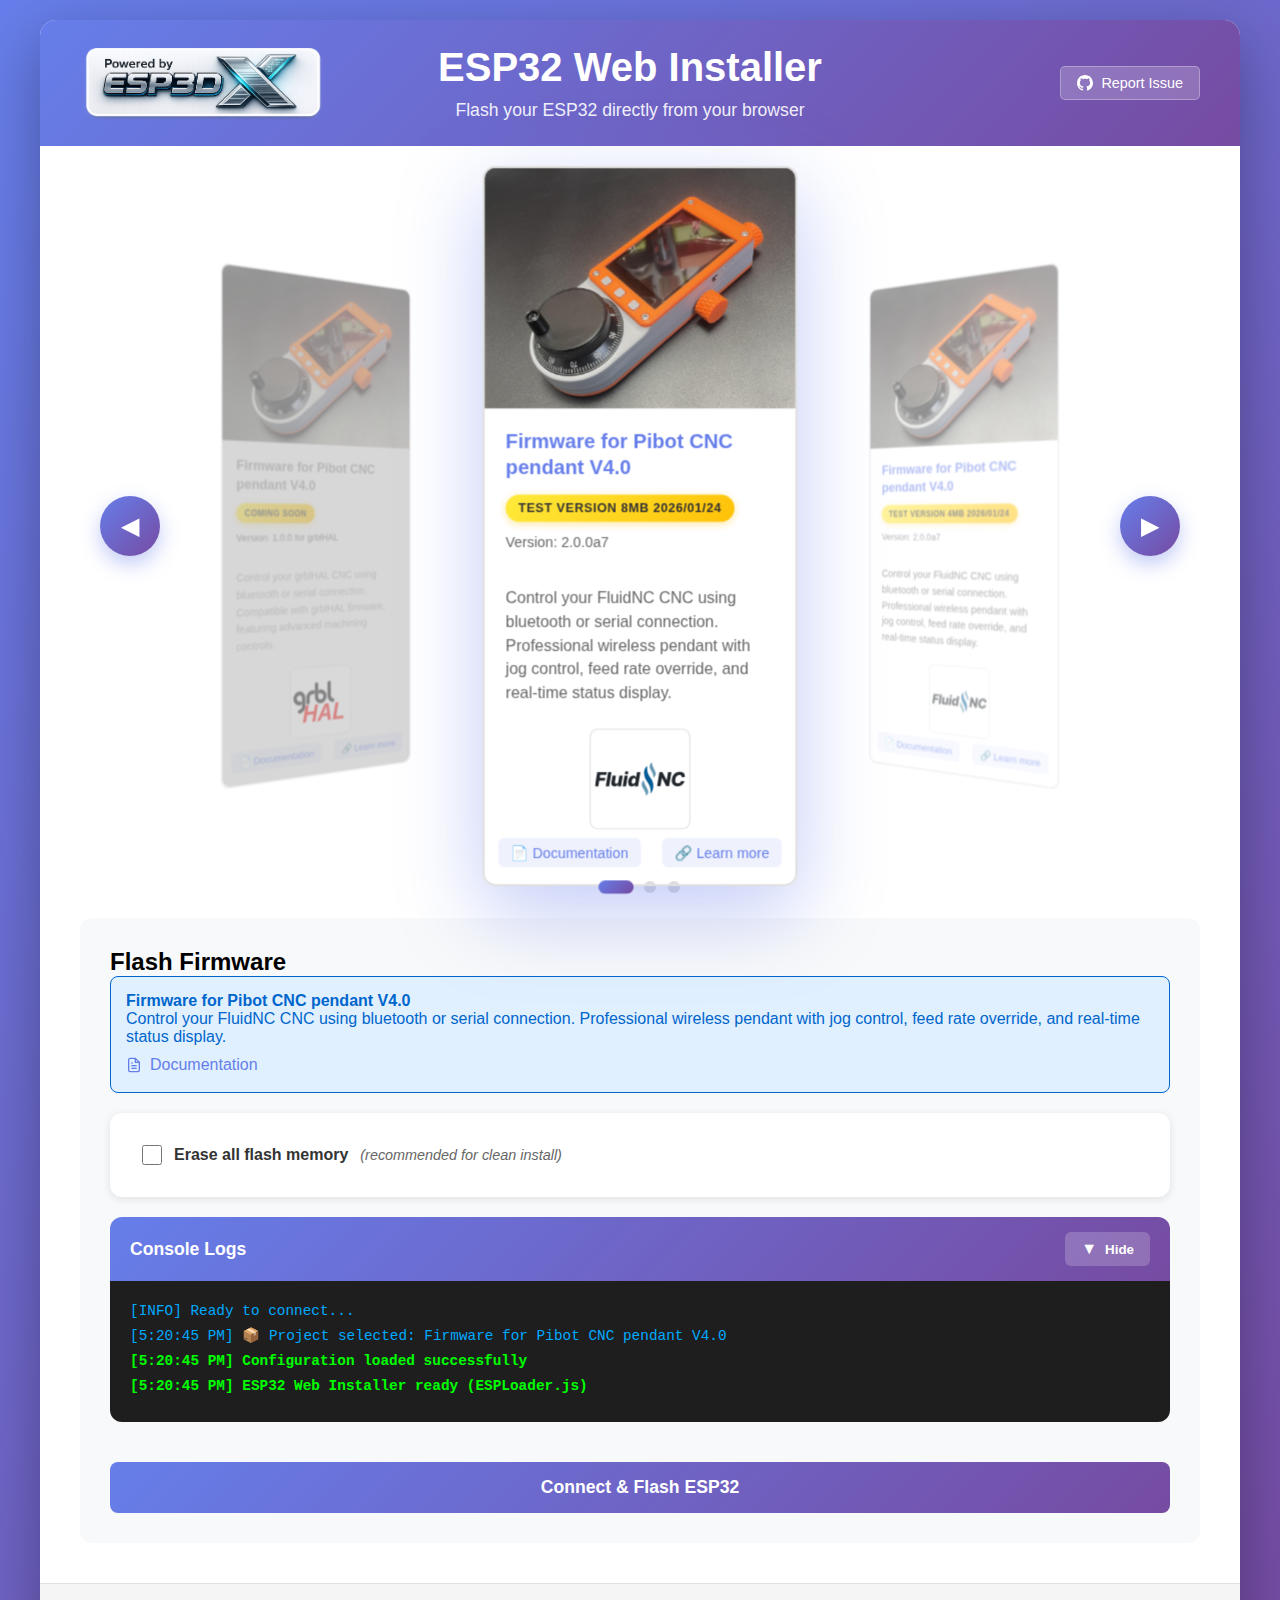
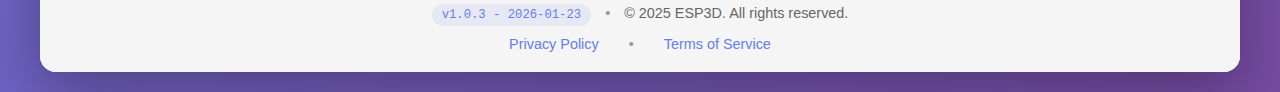
<file: index.html>
<!DOCTYPE html>
<html lang="en">
<head>
    <meta charset="UTF-8">
    <meta name="viewport" content="width=device-width, initial-scale=1.0">
    <title>ESP32 Web Installer</title>
    <link rel="stylesheet" href="style.css?v=1.0.0">
</head>
<body>
    <div class="container">
        <div class="header">
            <div class="header-container">
                <img id="headerLogo" class="header-logo" src="" alt="Logo">
                
                <div class="header-content">
                    <h1 id="title">ESP32 Web Installer</h1>
                    <p id="subtitle">Flash your ESP32 directly from your browser</p>
                </div>
                
                <div class="header-actions" id="headerActions">
                    <!-- Buttons will be added dynamically -->
                    <div class="language-selector">
                        <select id="languageSelect" onchange="changeLanguage()">
                            <option value="en">English</option>
                            <option value="fr">Français</option>
                        </select>
                    </div>
                </div>
            </div>
        </div>

        <div class="content">
            <!-- Browser compatibility warning -->
            <div id="browserWarning" class="browser-warning">
                <strong>⚠️ Browser Not Supported</strong>
                <p id="browserWarningText"></p>
            </div>

            <div class="section section-compact">
                <div id="projectCards" class="project-cards">
                    <!-- 3D Carousel will be built here dynamically -->
                </div>
            </div>

            <div id="flashSection" class="flash-section">
                <h2 id="flashTitle">Flash Firmware</h2>
                
                <div class="alert alert-info" id="projectInfo">
                    <strong id="selectedProjectName"></strong>
                    <p id="selectedProjectDesc"></p>
                    <div id="projectDocLink" style="margin-top: 10px; display: none;">
                        <a id="docLinkButton" href="#" target="_blank" rel="noopener" style="display: inline-flex; align-items: center; gap: 8px; color: #667eea; text-decoration: none; font-weight: 500;">
                            <svg width="16" height="16" fill="none" stroke="currentColor" stroke-width="2" viewBox="0 0 24 24">
                                <path d="M14 2H6a2 2 0 0 0-2 2v16a2 2 0 0 0 2 2h12a2 2 0 0 0 2-2V8z"/>
                                <polyline points="14 2 14 8 20 8"/>
                                <line x1="16" y1="13" x2="8" y2="13"/>
                                <line x1="16" y1="17" x2="8" y2="17"/>
                                <polyline points="10 9 9 9 8 9"/>
                            </svg>
                            <span id="docLinkText">Documentation</span>
                        </a>
                    </div>
                </div>

                <!-- Flash button instruction (simplified, detailed in modal) -->
                <div id="flashInstruction" class="flash-instruction">
                    <p id="instructionText1">
                        <!-- Text will be set by JavaScript translation -->
                    </p>
                </div>

                <!-- Flash Options -->
                <div id="flashOptions" class="flash-options">
                    <label class="flash-option-item">
                        <input type="checkbox" id="eraseAllCheckbox" class="flash-checkbox">
                        <span class="flash-option-label" id="eraseAllLabel">
                            Erase all flash memory
                        </span>
                        <span class="flash-option-hint" id="eraseAllHint">
                            (recommended for clean install)
                        </span>
                    </label>
                </div>

                <!-- Progress bar -->
                <div id="progressContainer" class="progress-container">
                    <div class="progress-text">
                        <span class="progress-label" id="progressLabel">Preparing...</span>
                        <span class="progress-percent" id="progressPercent">0%</span>
                    </div>
                    <div class="progress-bar-bg">
                        <div class="progress-bar-fill" id="progressBarFill"></div>
                    </div>
                    <div class="progress-status" id="progressStatus">Ready to start</div>
                </div>

                <!-- Console logs with collapse -->
                <div id="consoleWrapper" class="console-wrapper">
                    <div class="console-header" onclick="toggleConsole()">
                        <span class="console-title">Console Logs</span>
                        <button class="console-toggle" id="consoleToggle">
                            <span class="console-toggle-icon" id="consoleToggleIcon">▼</span>
                            <span id="consoleToggleText">Hide</span>
                        </button>
                    </div>
                    <div class="console-body" id="consoleBody">
                        <div id="consoleContainer" class="console-container">
                            <div class="console-line info" id="consoleReady">[INFO] Ready to connect...</div>
                        </div>
                    </div>
                </div>

                <!-- Flash button -->
                <button id="flashButton" class="flash-button" onclick="startFlash()">
                    <!-- Text will be set by JavaScript translation -->
                </button>
            </div>
        </div>
        
        <!-- BOOT Button Modal -->
        <div id="bootModal" class="boot-modal">
            <div class="boot-modal-content">
                <div class="boot-modal-icon">⚠️</div>
                <h2 id="bootModalTitle">Press BOOT Button Now!</h2>
                <p id="bootModalText">
                    <strong>Hold the BOOT button</strong> on your ESP32 board now.<br>
                    Keep holding until you see "Connected" message.<br><br>
                    The button may be labeled as <strong>BOOT</strong>, <strong>FLASH</strong>, or <strong>GPIO0</strong>.
                </p>
                <button class="boot-modal-close" onclick="closeBootModal()">I'm Holding It</button>
            </div>
        </div>
        
        <!-- Footer -->
        <div id="footer" class="footer" style="display: none;">
            <p id="footerText"></p>
            <div id="footerLinks" class="footer-links"></div>
        </div>
    </div>

    <!-- ESPLoader.js - Local bundle (version 0.4.5) -->
    <script type="module">
        import { Transport, ESPLoader } from './js/esptool-bundle.js';
        
        // Make available globally for our script
        window.esptooljs = { Transport, ESPLoader };
    </script>
    <script src="js/version.js?v=1.0.2"></script>
    <script src="js/script.js?v=1.0.2"></script>
</body>
</html>
</file>
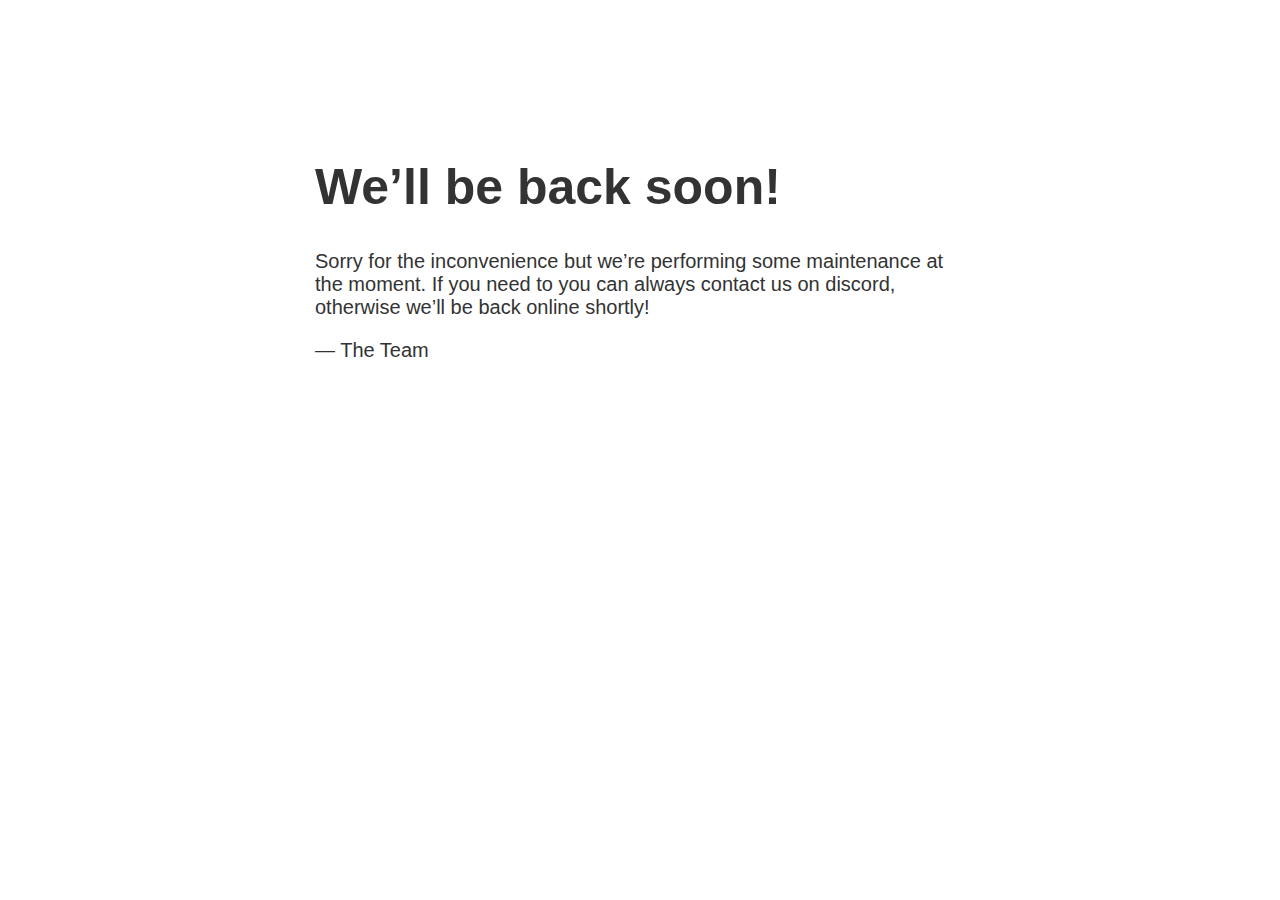
<file: maintenance.html>
<html>
    <head>
        <title>🚨 MAINTENANCE MODE - ESP3D Web Installer</title>
        <meta name="theme-color" content="#FF0000">    
<style>
  body { text-align: center; padding: 150px; }
  h1 { font-size: 50px; }
  body { font: 20px Helvetica, sans-serif; color: #333; }
  article { display: block; text-align: left; width: 650px; margin: 0 auto; }
  a { color: #dc8100; text-decoration: none; }
  a:hover { color: #333; text-decoration: none; }
</style>
    </head>
    <body>
        <article>
    <h1>We&rsquo;ll be back soon!</h1>
    <div>
    <p>Sorry for the inconvenience but we&rsquo;re performing some maintenance at the moment. If you need to you can always contact us on discord, otherwise we&rsquo;ll be back online shortly!</p>
        <p>&mdash; The Team</p>
    </div>
</article>
    </body>
    </html>
</file>
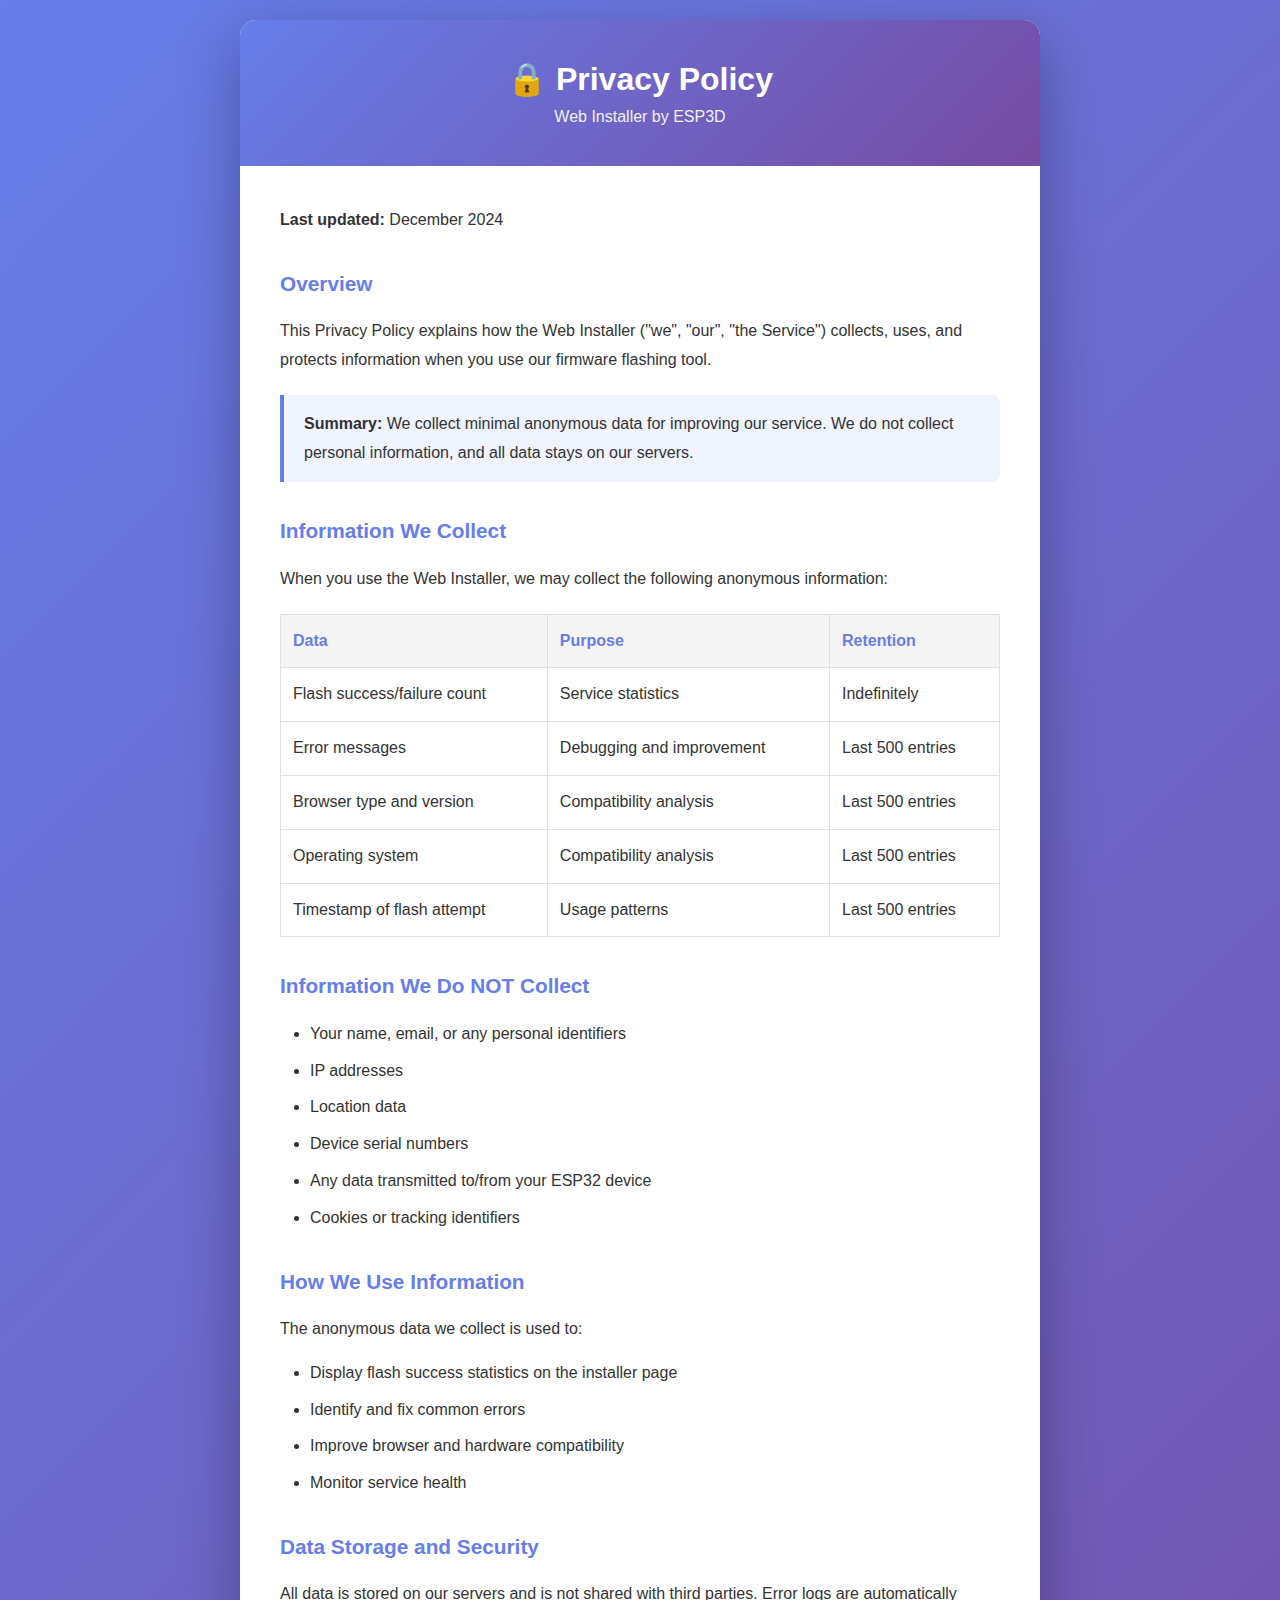
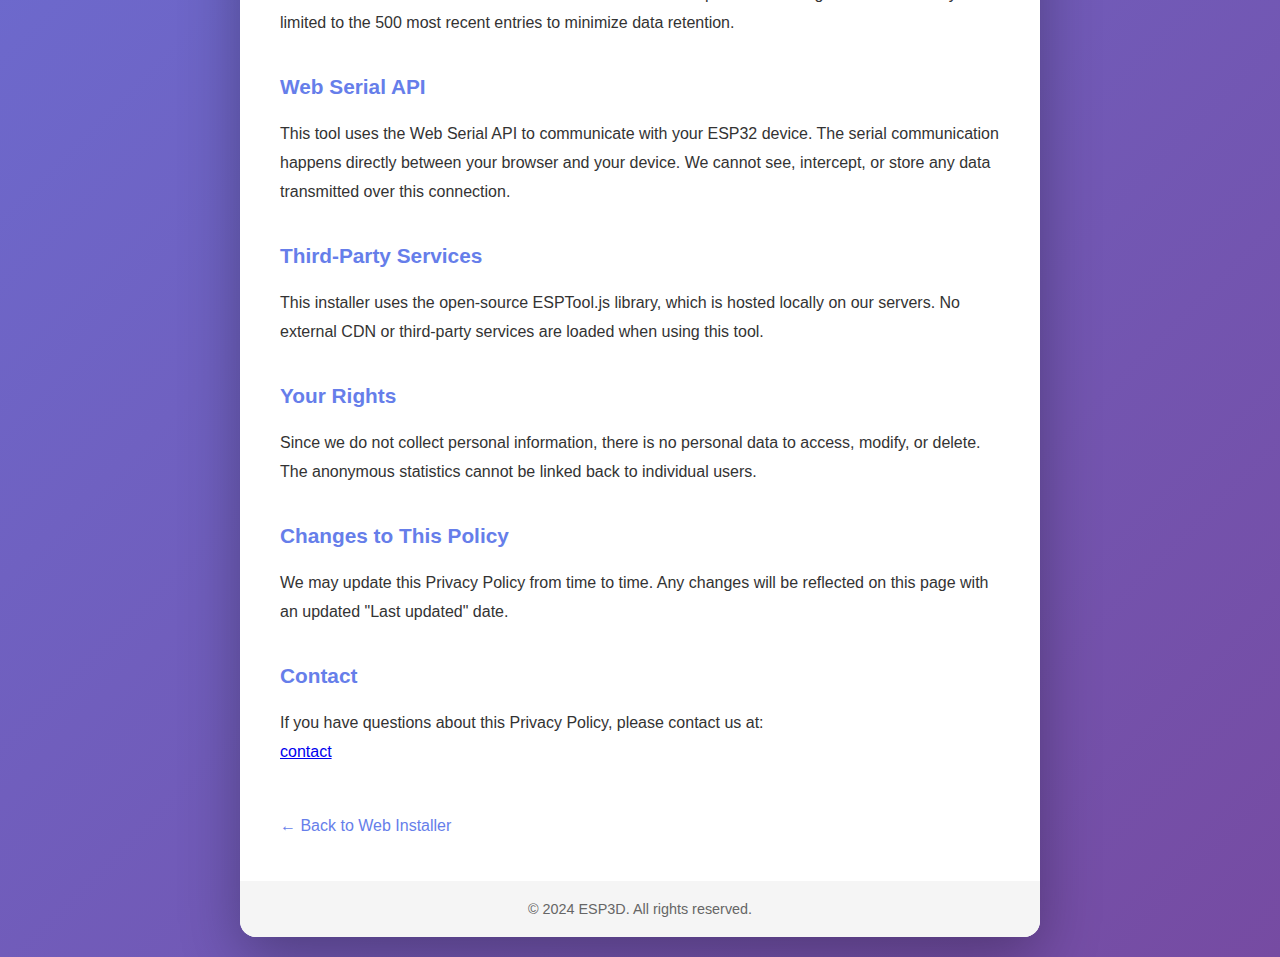
<file: privacy.html>
<!DOCTYPE html>
<html lang="en">
<head>
    <meta charset="UTF-8">
    <meta name="viewport" content="width=device-width, initial-scale=1.0">
    <title>Privacy Policy - Web Installer</title>
    <style>
        * {
            margin: 0;
            padding: 0;
            box-sizing: border-box;
        }
        
        body {
            font-family: -apple-system, BlinkMacSystemFont, 'Segoe UI', Roboto, Oxygen, Ubuntu, Cantarell, sans-serif;
            background: linear-gradient(135deg, #667eea 0%, #764ba2 100%);
            min-height: 100vh;
            padding: 20px;
        }
        
        .container {
            background: white;
            border-radius: 16px;
            box-shadow: 0 20px 60px rgba(0, 0, 0, 0.3);
            max-width: 800px;
            margin: 0 auto;
            overflow: hidden;
        }
        
        .header {
            background: linear-gradient(135deg, #667eea 0%, #764ba2 100%);
            color: white;
            padding: 40px;
            text-align: center;
        }
        
        .header h1 {
            font-size: 2em;
            margin-bottom: 10px;
        }
        
        .header p {
            opacity: 0.9;
        }
        
        .content {
            padding: 40px;
            line-height: 1.8;
            color: #333;
        }
        
        .content h2 {
            color: #667eea;
            margin: 30px 0 15px 0;
            font-size: 1.3em;
        }
        
        .content h2:first-child {
            margin-top: 0;
        }
        
        .content p {
            margin-bottom: 15px;
        }
        
        .content ul {
            margin: 15px 0 15px 30px;
        }
        
        .content li {
            margin-bottom: 8px;
        }
        
        .data-table {
            width: 100%;
            border-collapse: collapse;
            margin: 20px 0;
        }
        
        .data-table th,
        .data-table td {
            border: 1px solid #e0e0e0;
            padding: 12px;
            text-align: left;
        }
        
        .data-table th {
            background: #f5f5f5;
            color: #667eea;
        }
        
        .highlight-box {
            background: #f0f4ff;
            border-left: 4px solid #667eea;
            padding: 15px 20px;
            margin: 20px 0;
            border-radius: 0 8px 8px 0;
        }
        
        .back-link {
            display: inline-block;
            margin-top: 30px;
            color: #667eea;
            text-decoration: none;
            font-weight: 500;
        }
        
        .back-link:hover {
            text-decoration: underline;
        }
        
        .footer {
            background: #f5f5f5;
            padding: 20px;
            text-align: center;
            color: #666;
            font-size: 0.9em;
        }
    </style>
</head>
<body>
    <div class="container">
        <div class="header">
            <h1>🔒 Privacy Policy</h1>
            <p>Web Installer by ESP3D</p>
        </div>
        
        <div class="content">
            <p><strong>Last updated:</strong> December 2024</p>
            
            <h2>Overview</h2>
            <p>
                This Privacy Policy explains how the Web Installer ("we", "our", "the Service") 
                collects, uses, and protects information when you use our firmware flashing tool.
            </p>
            
            <div class="highlight-box">
                <strong>Summary:</strong> We collect minimal anonymous data for improving our service. 
                We do not collect personal information, and all data stays on our servers.
            </div>
            
            <h2>Information We Collect</h2>
            <p>When you use the Web Installer, we may collect the following anonymous information:</p>
            
            <table class="data-table">
                <tr>
                    <th>Data</th>
                    <th>Purpose</th>
                    <th>Retention</th>
                </tr>
                <tr>
                    <td>Flash success/failure count</td>
                    <td>Service statistics</td>
                    <td>Indefinitely</td>
                </tr>
                <tr>
                    <td>Error messages</td>
                    <td>Debugging and improvement</td>
                    <td>Last 500 entries</td>
                </tr>
                <tr>
                    <td>Browser type and version</td>
                    <td>Compatibility analysis</td>
                    <td>Last 500 entries</td>
                </tr>
                <tr>
                    <td>Operating system</td>
                    <td>Compatibility analysis</td>
                    <td>Last 500 entries</td>
                </tr>
                <tr>
                    <td>Timestamp of flash attempt</td>
                    <td>Usage patterns</td>
                    <td>Last 500 entries</td>
                </tr>
            </table>
            
            <h2>Information We Do NOT Collect</h2>
            <ul>
                <li>Your name, email, or any personal identifiers</li>
                <li>IP addresses</li>
                <li>Location data</li>
                <li>Device serial numbers</li>
                <li>Any data transmitted to/from your ESP32 device</li>
                <li>Cookies or tracking identifiers</li>
            </ul>
            
            <h2>How We Use Information</h2>
            <p>The anonymous data we collect is used to:</p>
            <ul>
                <li>Display flash success statistics on the installer page</li>
                <li>Identify and fix common errors</li>
                <li>Improve browser and hardware compatibility</li>
                <li>Monitor service health</li>
            </ul>
            
            <h2>Data Storage and Security</h2>
            <p>
                All data is stored on our servers and is not shared with third parties. 
                Error logs are automatically limited to the 500 most recent entries to minimize data retention.
            </p>
            
            <h2>Web Serial API</h2>
            <p>
                This tool uses the Web Serial API to communicate with your ESP32 device. 
                The serial communication happens directly between your browser and your device. 
                We cannot see, intercept, or store any data transmitted over this connection.
            </p>
            
            <h2>Third-Party Services</h2>
            <p>
                This installer uses the open-source ESPTool.js library, which is hosted locally 
                on our servers. No external CDN or third-party services are loaded when using this tool.
            </p>
            
            <h2>Your Rights</h2>
            <p>Since we do not collect personal information, there is no personal data to access, modify, or delete. The anonymous statistics cannot be linked back to individual users.</p>
            
            <h2>Changes to This Policy</h2>
            <p>
                We may update this Privacy Policy from time to time. 
                Any changes will be reflected on this page with an updated "Last updated" date.
            </p>
            
            <h2>Contact</h2>
            <p>
                If you have questions about this Privacy Policy, please contact us at:
                <br><a href="https://github.com/luc-github/esp3d-webinstaller/discussions">contact</a>
            </p>
            
            <a href="index.html" class="back-link">← Back to Web Installer</a>
        </div>
        
        <div class="footer">
            © 2024 ESP3D. All rights reserved.
        </div>
    </div>
</body>
</html>
</file>
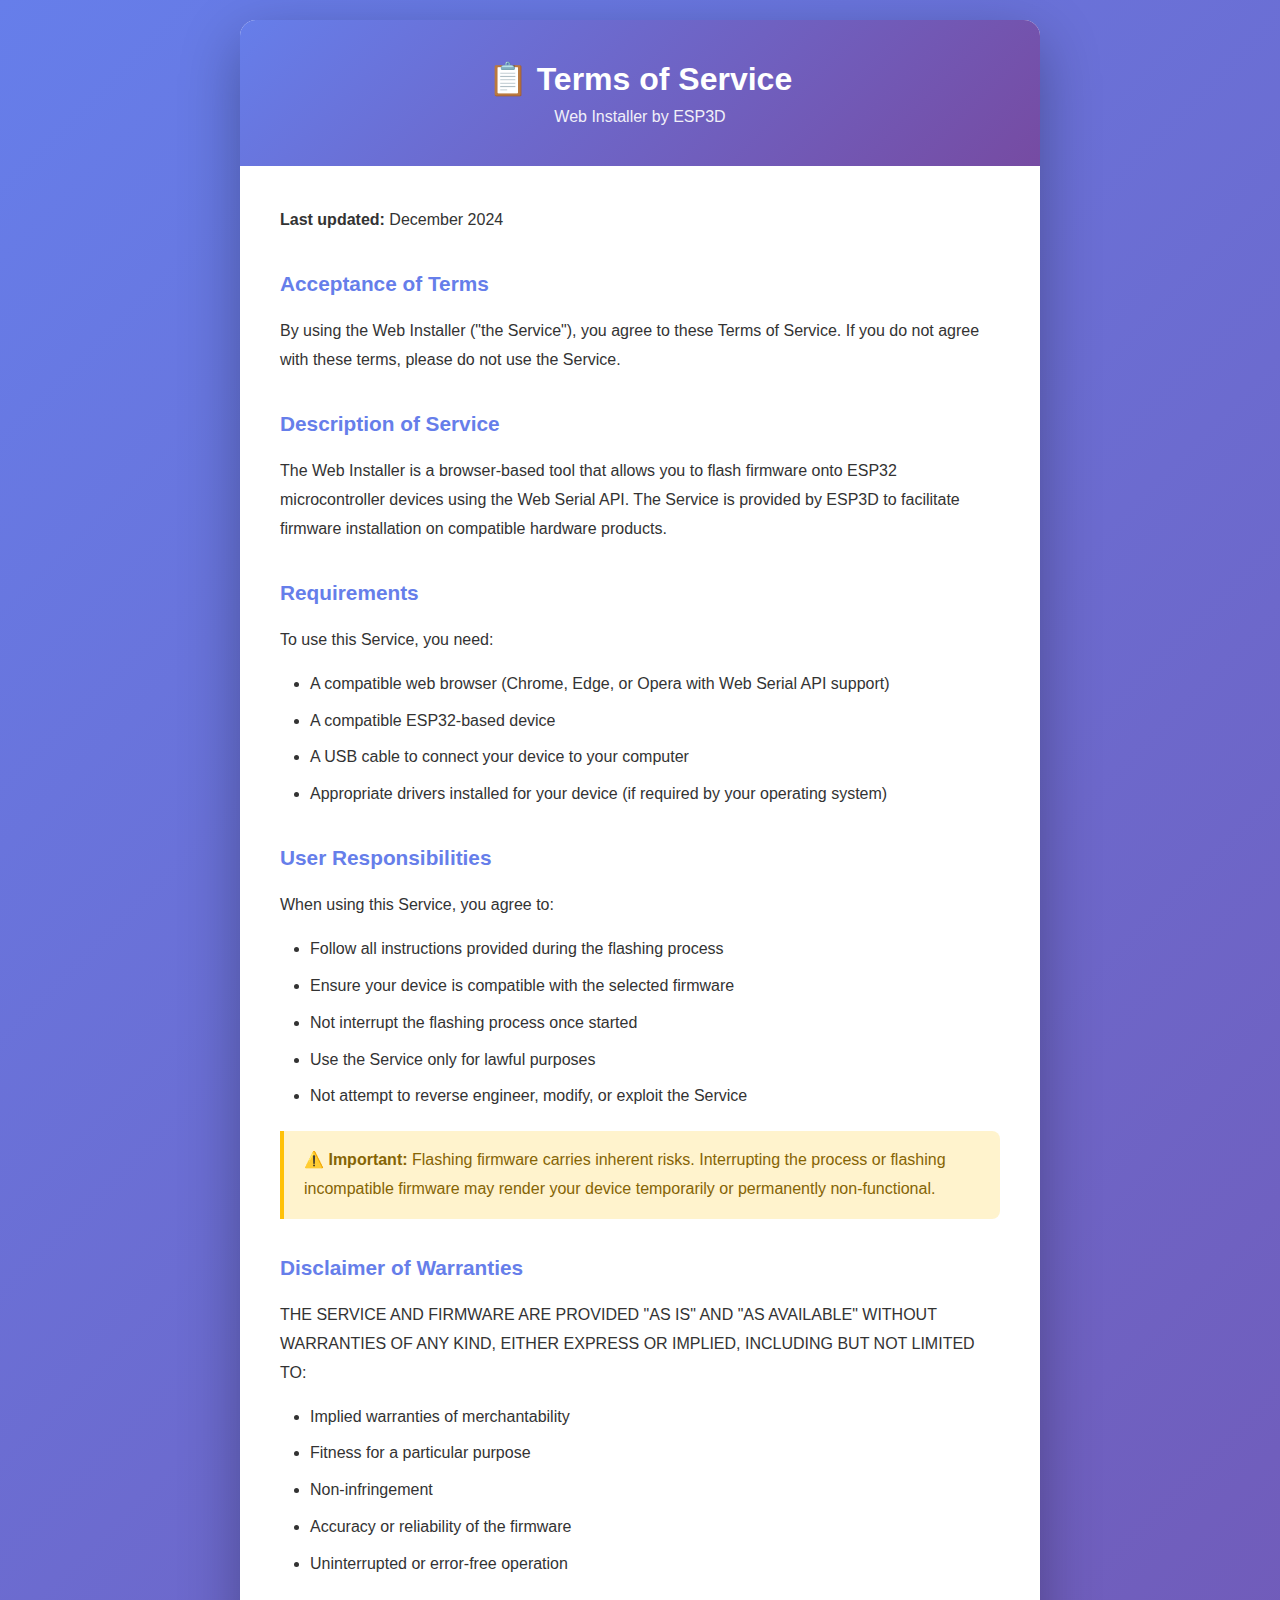
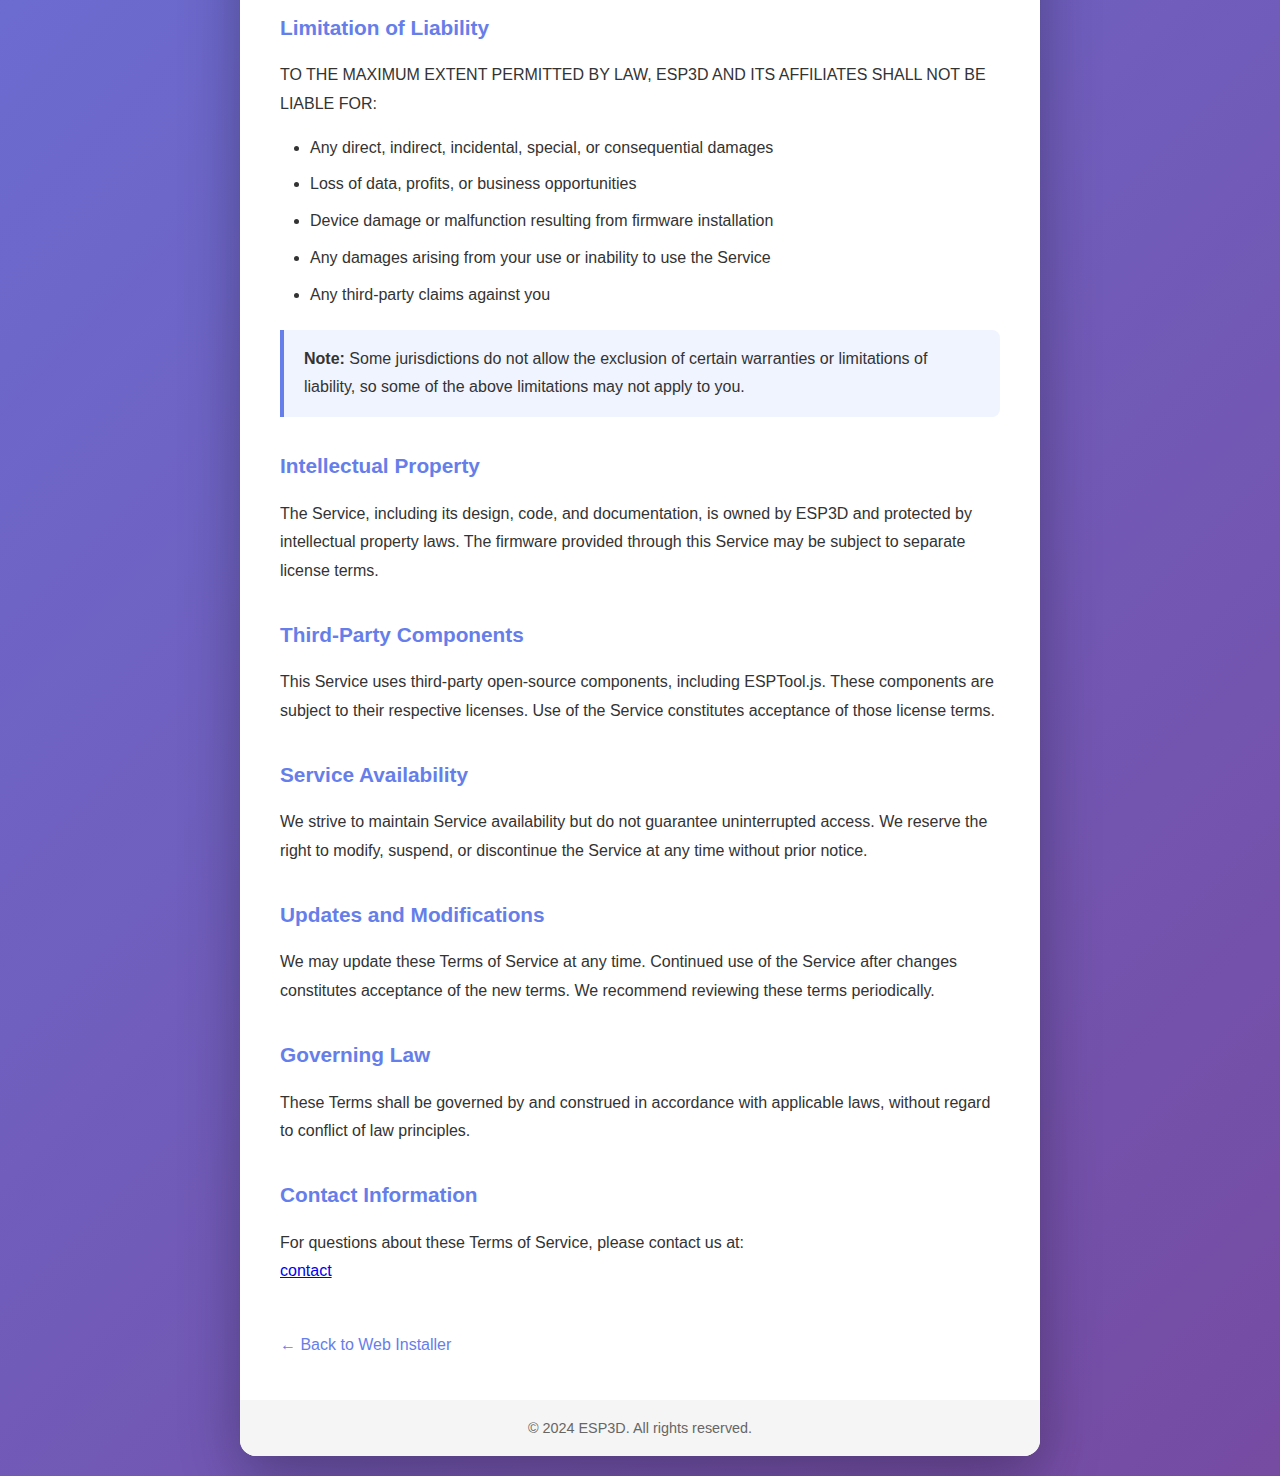
<file: terms.html>
<!DOCTYPE html>
<html lang="en">
<head>
    <meta charset="UTF-8">
    <meta name="viewport" content="width=device-width, initial-scale=1.0">
    <title>Terms of Service - Web Installer</title>
    <style>
        * {
            margin: 0;
            padding: 0;
            box-sizing: border-box;
        }
        
        body {
            font-family: -apple-system, BlinkMacSystemFont, 'Segoe UI', Roboto, Oxygen, Ubuntu, Cantarell, sans-serif;
            background: linear-gradient(135deg, #667eea 0%, #764ba2 100%);
            min-height: 100vh;
            padding: 20px;
        }
        
        .container {
            background: white;
            border-radius: 16px;
            box-shadow: 0 20px 60px rgba(0, 0, 0, 0.3);
            max-width: 800px;
            margin: 0 auto;
            overflow: hidden;
        }
        
        .header {
            background: linear-gradient(135deg, #667eea 0%, #764ba2 100%);
            color: white;
            padding: 40px;
            text-align: center;
        }
        
        .header h1 {
            font-size: 2em;
            margin-bottom: 10px;
        }
        
        .header p {
            opacity: 0.9;
        }
        
        .content {
            padding: 40px;
            line-height: 1.8;
            color: #333;
        }
        
        .content h2 {
            color: #667eea;
            margin: 30px 0 15px 0;
            font-size: 1.3em;
        }
        
        .content h2:first-child {
            margin-top: 0;
        }
        
        .content p {
            margin-bottom: 15px;
        }
        
        .content ul {
            margin: 15px 0 15px 30px;
        }
        
        .content li {
            margin-bottom: 8px;
        }
        
        .warning-box {
            background: #fff3cd;
            border-left: 4px solid #ffc107;
            padding: 15px 20px;
            margin: 20px 0;
            border-radius: 0 8px 8px 0;
            color: #856404;
        }
        
        .info-box {
            background: #f0f4ff;
            border-left: 4px solid #667eea;
            padding: 15px 20px;
            margin: 20px 0;
            border-radius: 0 8px 8px 0;
        }
        
        .back-link {
            display: inline-block;
            margin-top: 30px;
            color: #667eea;
            text-decoration: none;
            font-weight: 500;
        }
        
        .back-link:hover {
            text-decoration: underline;
        }
        
        .footer {
            background: #f5f5f5;
            padding: 20px;
            text-align: center;
            color: #666;
            font-size: 0.9em;
        }
    </style>
</head>
<body>
    <div class="container">
        <div class="header">
            <h1>📋 Terms of Service</h1>
            <p>Web Installer by ESP3D</p>
        </div>
        
        <div class="content">
            <p><strong>Last updated:</strong> December 2024</p>
            
            <h2>Acceptance of Terms</h2>
            <p>
                By using the Web Installer ("the Service"), you agree to these Terms of Service. 
                If you do not agree with these terms, please do not use the Service.
            </p>
            
            <h2>Description of Service</h2>
            <p>
                The Web Installer is a browser-based tool that allows you to flash firmware 
                onto ESP32 microcontroller devices using the Web Serial API. The Service is provided 
                by ESP3D to facilitate firmware installation on compatible hardware products.
            </p>
            
            <h2>Requirements</h2>
            <p>To use this Service, you need:</p>
            <ul>
                <li>A compatible web browser (Chrome, Edge, or Opera with Web Serial API support)</li>
                <li>A compatible ESP32-based device</li>
                <li>A USB cable to connect your device to your computer</li>
                <li>Appropriate drivers installed for your device (if required by your operating system)</li>
            </ul>
            
            <h2>User Responsibilities</h2>
            <p>When using this Service, you agree to:</p>
            <ul>
                <li>Follow all instructions provided during the flashing process</li>
                <li>Ensure your device is compatible with the selected firmware</li>
                <li>Not interrupt the flashing process once started</li>
                <li>Use the Service only for lawful purposes</li>
                <li>Not attempt to reverse engineer, modify, or exploit the Service</li>
            </ul>
            
            <div class="warning-box">
                <strong>⚠️ Important:</strong> Flashing firmware carries inherent risks. 
                Interrupting the process or flashing incompatible firmware may render your device 
                temporarily or permanently non-functional.
            </div>
            
            <h2>Disclaimer of Warranties</h2>
            <p>
                THE SERVICE AND FIRMWARE ARE PROVIDED "AS IS" AND "AS AVAILABLE" WITHOUT WARRANTIES 
                OF ANY KIND, EITHER EXPRESS OR IMPLIED, INCLUDING BUT NOT LIMITED TO:
            </p>
            <ul>
                <li>Implied warranties of merchantability</li>
                <li>Fitness for a particular purpose</li>
                <li>Non-infringement</li>
                <li>Accuracy or reliability of the firmware</li>
                <li>Uninterrupted or error-free operation</li>
            </ul>
            
            <h2>Limitation of Liability</h2>
            <p>
                TO THE MAXIMUM EXTENT PERMITTED BY LAW, ESP3D AND ITS AFFILIATES SHALL NOT BE LIABLE FOR:
            </p>
            <ul>
                <li>Any direct, indirect, incidental, special, or consequential damages</li>
                <li>Loss of data, profits, or business opportunities</li>
                <li>Device damage or malfunction resulting from firmware installation</li>
                <li>Any damages arising from your use or inability to use the Service</li>
                <li>Any third-party claims against you</li>
            </ul>
            
            <div class="info-box">
                <strong>Note:</strong> Some jurisdictions do not allow the exclusion of certain warranties 
                or limitations of liability, so some of the above limitations may not apply to you.
            </div>
            
            <h2>Intellectual Property</h2>
            <p>
                The Service, including its design, code, and documentation, is owned by ESP3D and 
                protected by intellectual property laws. The firmware provided through this Service 
                may be subject to separate license terms.
            </p>
            
            <h2>Third-Party Components</h2>
            <p>
                This Service uses third-party open-source components, including ESPTool.js. 
                These components are subject to their respective licenses. Use of the Service 
                constitutes acceptance of those license terms.
            </p>
            
            <h2>Service Availability</h2>
            <p>
                We strive to maintain Service availability but do not guarantee uninterrupted access. 
                We reserve the right to modify, suspend, or discontinue the Service at any time 
                without prior notice.
            </p>
            
            <h2>Updates and Modifications</h2>
            <p>
                We may update these Terms of Service at any time. Continued use of the Service 
                after changes constitutes acceptance of the new terms. We recommend reviewing 
                these terms periodically.
            </p>
            
            <h2>Governing Law</h2>
            <p>
                These Terms shall be governed by and construed in accordance with applicable laws, 
                without regard to conflict of law principles.
            </p>
            
            <h2>Contact Information</h2>
            <p>
                For questions about these Terms of Service, please contact us at:
                <br><a href="https://github.com/luc-github/esp3d-webinstaller/discussions">contact</a>
            </p>
            
            <a href="index.html" class="back-link">← Back to Web Installer</a>
        </div>
        
        <div class="footer">
            © 2024 ESP3D. All rights reserved.
        </div>
    </div>
</body>
</html>
</file>
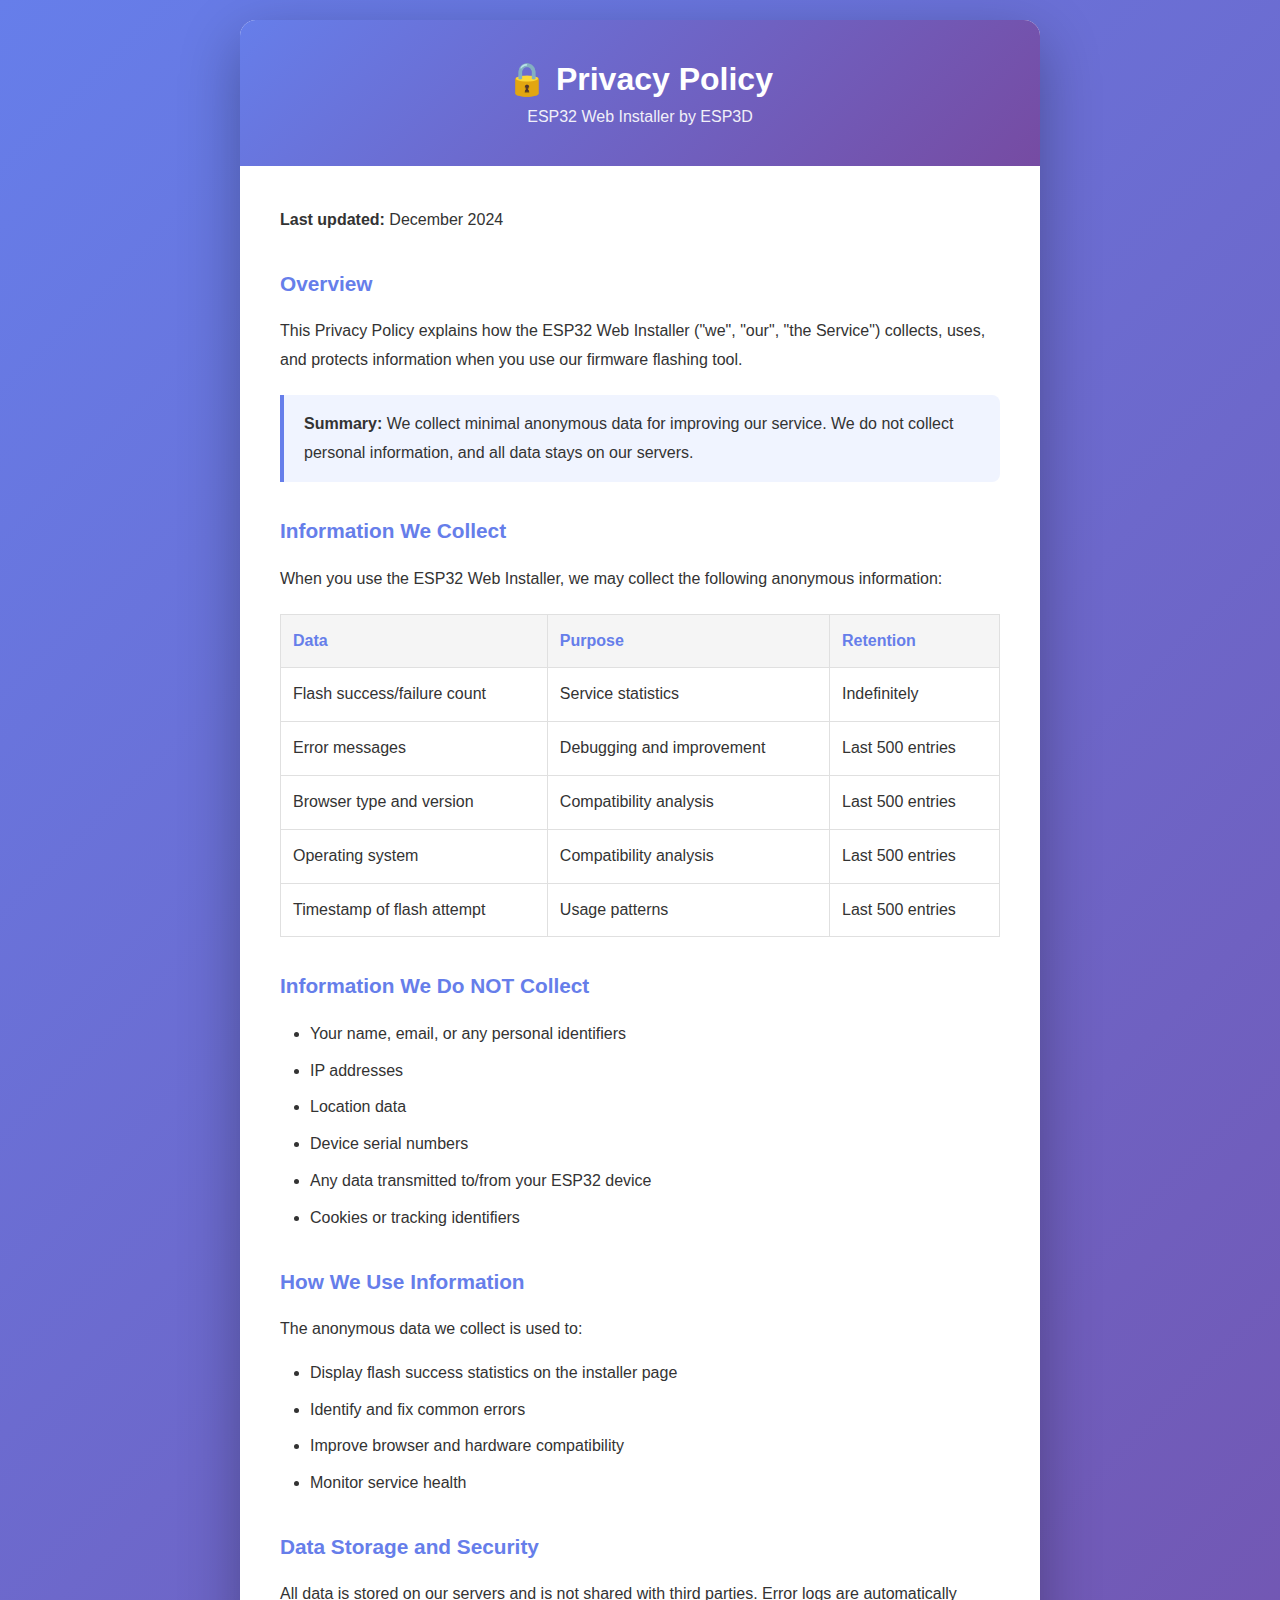
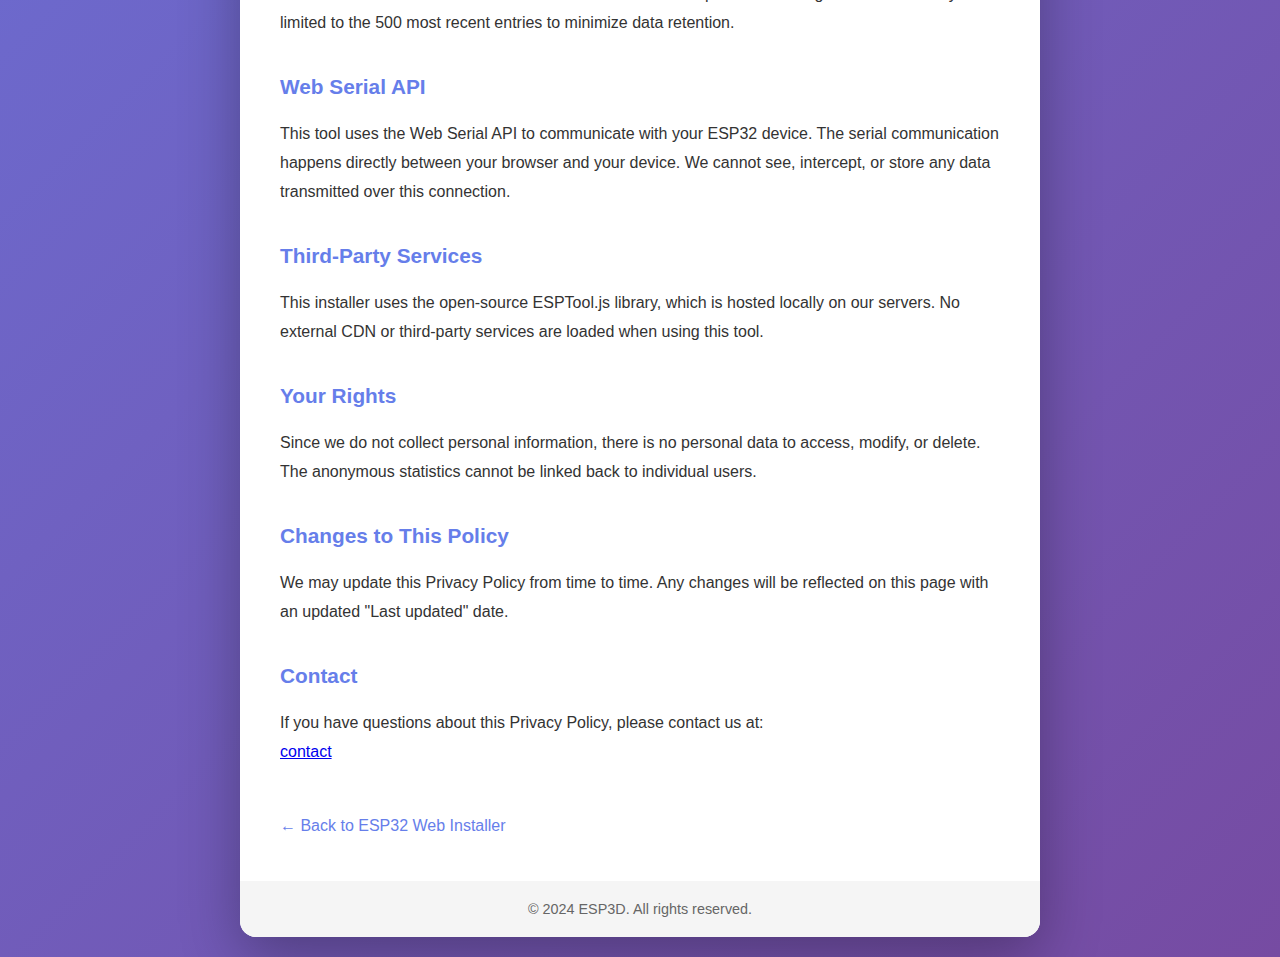
<file: testing/privacy.html>
<!DOCTYPE html>
<html lang="en">
<head>
    <meta charset="UTF-8">
    <meta name="viewport" content="width=device-width, initial-scale=1.0">
    <title>Privacy Policy - ESP32 Web Installer</title>
    <style>
        * {
            margin: 0;
            padding: 0;
            box-sizing: border-box;
        }
        
        body {
            font-family: -apple-system, BlinkMacSystemFont, 'Segoe UI', Roboto, Oxygen, Ubuntu, Cantarell, sans-serif;
            background: linear-gradient(135deg, #667eea 0%, #764ba2 100%);
            min-height: 100vh;
            padding: 20px;
        }
        
        .container {
            background: white;
            border-radius: 16px;
            box-shadow: 0 20px 60px rgba(0, 0, 0, 0.3);
            max-width: 800px;
            margin: 0 auto;
            overflow: hidden;
        }
        
        .header {
            background: linear-gradient(135deg, #667eea 0%, #764ba2 100%);
            color: white;
            padding: 40px;
            text-align: center;
        }
        
        .header h1 {
            font-size: 2em;
            margin-bottom: 10px;
        }
        
        .header p {
            opacity: 0.9;
        }
        
        .content {
            padding: 40px;
            line-height: 1.8;
            color: #333;
        }
        
        .content h2 {
            color: #667eea;
            margin: 30px 0 15px 0;
            font-size: 1.3em;
        }
        
        .content h2:first-child {
            margin-top: 0;
        }
        
        .content p {
            margin-bottom: 15px;
        }
        
        .content ul {
            margin: 15px 0 15px 30px;
        }
        
        .content li {
            margin-bottom: 8px;
        }
        
        .data-table {
            width: 100%;
            border-collapse: collapse;
            margin: 20px 0;
        }
        
        .data-table th,
        .data-table td {
            border: 1px solid #e0e0e0;
            padding: 12px;
            text-align: left;
        }
        
        .data-table th {
            background: #f5f5f5;
            color: #667eea;
        }
        
        .highlight-box {
            background: #f0f4ff;
            border-left: 4px solid #667eea;
            padding: 15px 20px;
            margin: 20px 0;
            border-radius: 0 8px 8px 0;
        }
        
        .back-link {
            display: inline-block;
            margin-top: 30px;
            color: #667eea;
            text-decoration: none;
            font-weight: 500;
        }
        
        .back-link:hover {
            text-decoration: underline;
        }
        
        .footer {
            background: #f5f5f5;
            padding: 20px;
            text-align: center;
            color: #666;
            font-size: 0.9em;
        }
    </style>
</head>
<body>
    <div class="container">
        <div class="header">
            <h1>🔒 Privacy Policy</h1>
            <p>ESP32 Web Installer by ESP3D</p>
        </div>
        
        <div class="content">
            <p><strong>Last updated:</strong> December 2024</p>
            
            <h2>Overview</h2>
            <p>
                This Privacy Policy explains how the ESP32 Web Installer ("we", "our", "the Service") 
                collects, uses, and protects information when you use our firmware flashing tool.
            </p>
            
            <div class="highlight-box">
                <strong>Summary:</strong> We collect minimal anonymous data for improving our service. 
                We do not collect personal information, and all data stays on our servers.
            </div>
            
            <h2>Information We Collect</h2>
            <p>When you use the ESP32 Web Installer, we may collect the following anonymous information:</p>
            
            <table class="data-table">
                <tr>
                    <th>Data</th>
                    <th>Purpose</th>
                    <th>Retention</th>
                </tr>
                <tr>
                    <td>Flash success/failure count</td>
                    <td>Service statistics</td>
                    <td>Indefinitely</td>
                </tr>
                <tr>
                    <td>Error messages</td>
                    <td>Debugging and improvement</td>
                    <td>Last 500 entries</td>
                </tr>
                <tr>
                    <td>Browser type and version</td>
                    <td>Compatibility analysis</td>
                    <td>Last 500 entries</td>
                </tr>
                <tr>
                    <td>Operating system</td>
                    <td>Compatibility analysis</td>
                    <td>Last 500 entries</td>
                </tr>
                <tr>
                    <td>Timestamp of flash attempt</td>
                    <td>Usage patterns</td>
                    <td>Last 500 entries</td>
                </tr>
            </table>
            
            <h2>Information We Do NOT Collect</h2>
            <ul>
                <li>Your name, email, or any personal identifiers</li>
                <li>IP addresses</li>
                <li>Location data</li>
                <li>Device serial numbers</li>
                <li>Any data transmitted to/from your ESP32 device</li>
                <li>Cookies or tracking identifiers</li>
            </ul>
            
            <h2>How We Use Information</h2>
            <p>The anonymous data we collect is used to:</p>
            <ul>
                <li>Display flash success statistics on the installer page</li>
                <li>Identify and fix common errors</li>
                <li>Improve browser and hardware compatibility</li>
                <li>Monitor service health</li>
            </ul>
            
            <h2>Data Storage and Security</h2>
            <p>
                All data is stored on our servers and is not shared with third parties. 
                Error logs are automatically limited to the 500 most recent entries to minimize data retention.
            </p>
            
            <h2>Web Serial API</h2>
            <p>
                This tool uses the Web Serial API to communicate with your ESP32 device. 
                The serial communication happens directly between your browser and your device. 
                We cannot see, intercept, or store any data transmitted over this connection.
            </p>
            
            <h2>Third-Party Services</h2>
            <p>
                This installer uses the open-source ESPTool.js library, which is hosted locally 
                on our servers. No external CDN or third-party services are loaded when using this tool.
            </p>
            
            <h2>Your Rights</h2>
            <p>Since we do not collect personal information, there is no personal data to access, modify, or delete. The anonymous statistics cannot be linked back to individual users.</p>
            
            <h2>Changes to This Policy</h2>
            <p>
                We may update this Privacy Policy from time to time. 
                Any changes will be reflected on this page with an updated "Last updated" date.
            </p>
            
            <h2>Contact</h2>
            <p>
                If you have questions about this Privacy Policy, please contact us at:
                <br><a href="https://github.com/luc-github/esp3d-webinstaller/discussions">contact</a>
            </p>
            
            <a href="index.html" class="back-link">← Back to ESP32 Web Installer</a>
        </div>
        
        <div class="footer">
            © 2024 ESP3D. All rights reserved.
        </div>
    </div>
</body>
</html>
</file>
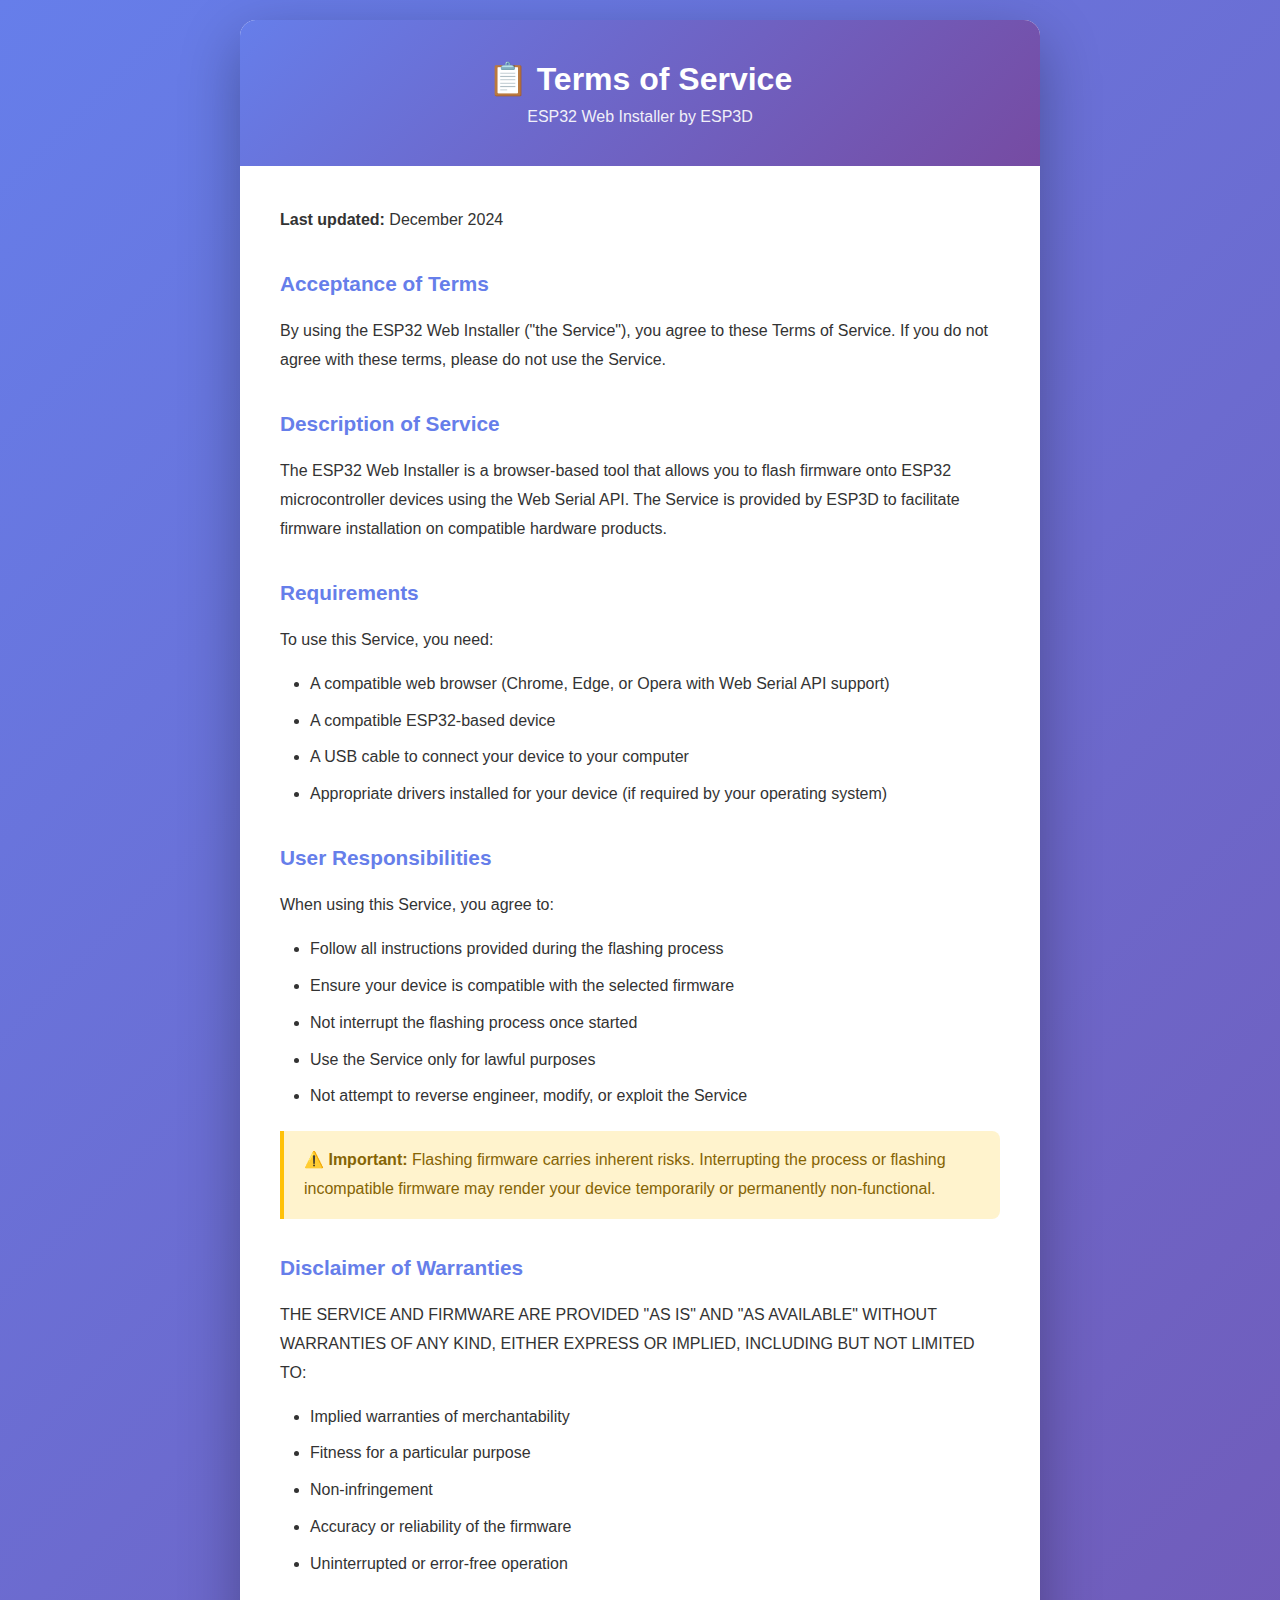
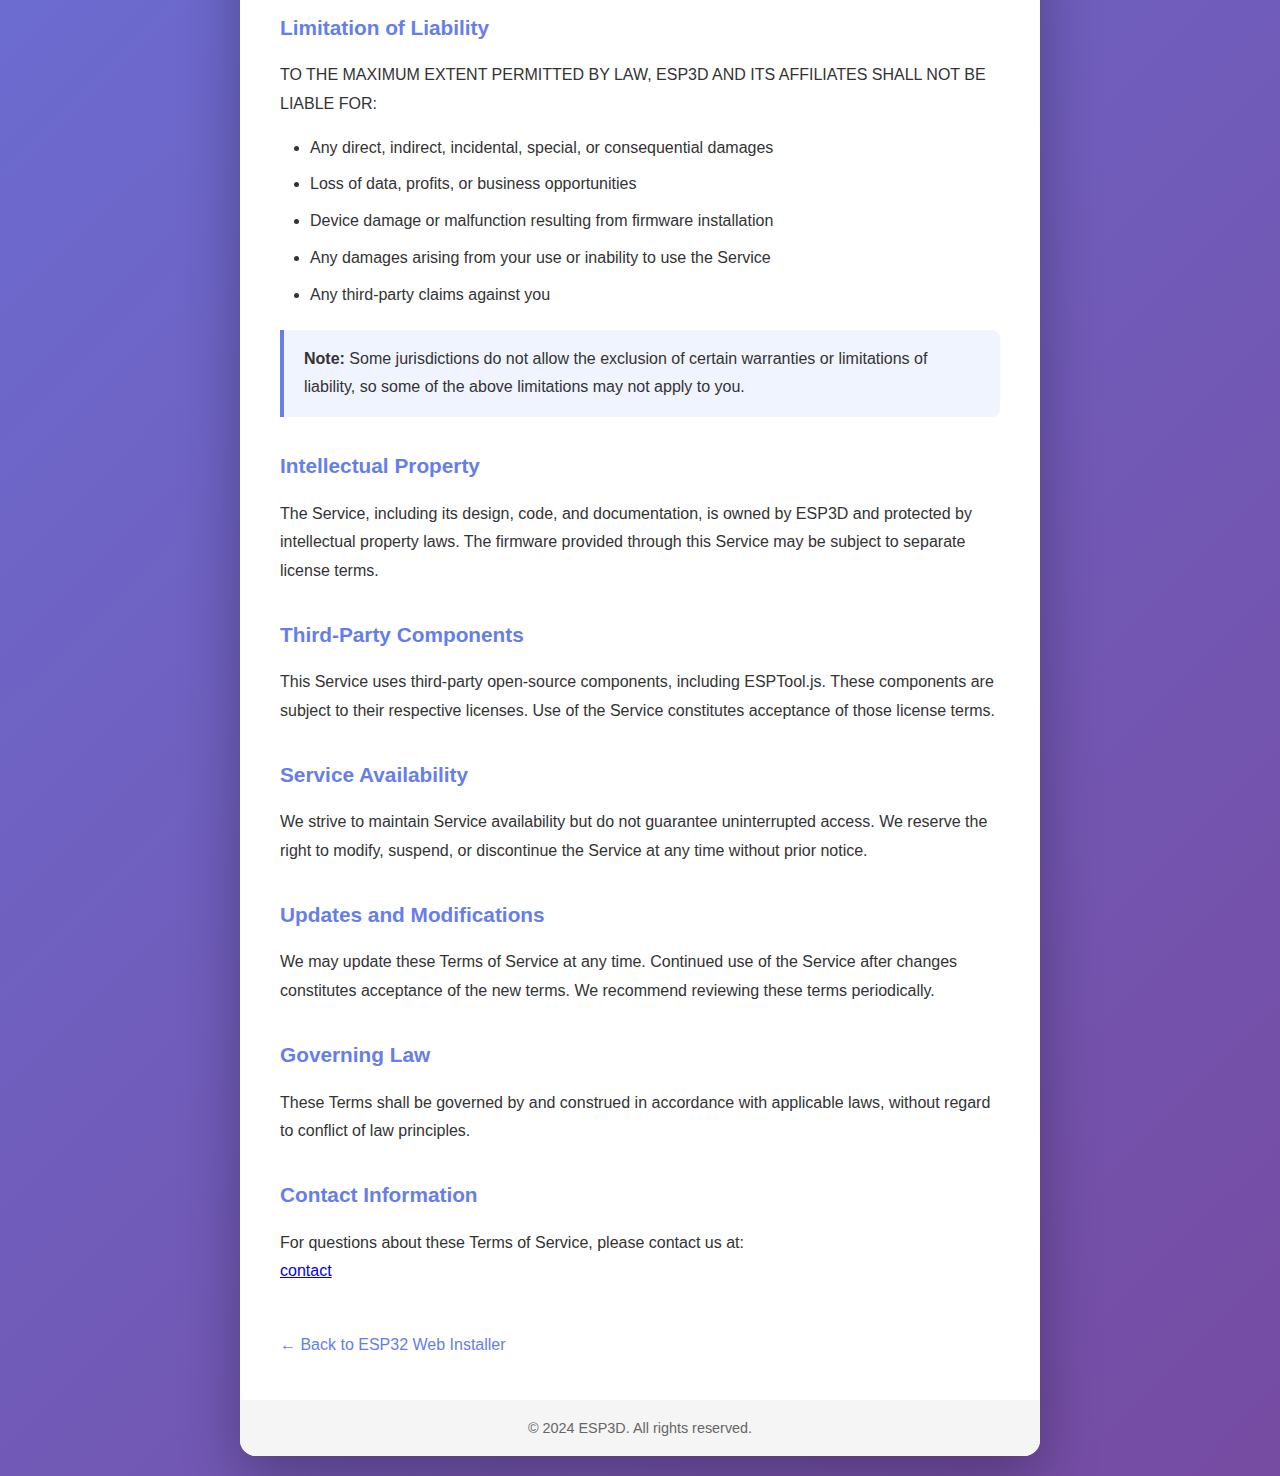
<file: testing/terms.html>
<!DOCTYPE html>
<html lang="en">
<head>
    <meta charset="UTF-8">
    <meta name="viewport" content="width=device-width, initial-scale=1.0">
    <title>Terms of Service - ESP32 Web Installer</title>
    <style>
        * {
            margin: 0;
            padding: 0;
            box-sizing: border-box;
        }
        
        body {
            font-family: -apple-system, BlinkMacSystemFont, 'Segoe UI', Roboto, Oxygen, Ubuntu, Cantarell, sans-serif;
            background: linear-gradient(135deg, #667eea 0%, #764ba2 100%);
            min-height: 100vh;
            padding: 20px;
        }
        
        .container {
            background: white;
            border-radius: 16px;
            box-shadow: 0 20px 60px rgba(0, 0, 0, 0.3);
            max-width: 800px;
            margin: 0 auto;
            overflow: hidden;
        }
        
        .header {
            background: linear-gradient(135deg, #667eea 0%, #764ba2 100%);
            color: white;
            padding: 40px;
            text-align: center;
        }
        
        .header h1 {
            font-size: 2em;
            margin-bottom: 10px;
        }
        
        .header p {
            opacity: 0.9;
        }
        
        .content {
            padding: 40px;
            line-height: 1.8;
            color: #333;
        }
        
        .content h2 {
            color: #667eea;
            margin: 30px 0 15px 0;
            font-size: 1.3em;
        }
        
        .content h2:first-child {
            margin-top: 0;
        }
        
        .content p {
            margin-bottom: 15px;
        }
        
        .content ul {
            margin: 15px 0 15px 30px;
        }
        
        .content li {
            margin-bottom: 8px;
        }
        
        .warning-box {
            background: #fff3cd;
            border-left: 4px solid #ffc107;
            padding: 15px 20px;
            margin: 20px 0;
            border-radius: 0 8px 8px 0;
            color: #856404;
        }
        
        .info-box {
            background: #f0f4ff;
            border-left: 4px solid #667eea;
            padding: 15px 20px;
            margin: 20px 0;
            border-radius: 0 8px 8px 0;
        }
        
        .back-link {
            display: inline-block;
            margin-top: 30px;
            color: #667eea;
            text-decoration: none;
            font-weight: 500;
        }
        
        .back-link:hover {
            text-decoration: underline;
        }
        
        .footer {
            background: #f5f5f5;
            padding: 20px;
            text-align: center;
            color: #666;
            font-size: 0.9em;
        }
    </style>
</head>
<body>
    <div class="container">
        <div class="header">
            <h1>📋 Terms of Service</h1>
            <p>ESP32 Web Installer by ESP3D</p>
        </div>
        
        <div class="content">
            <p><strong>Last updated:</strong> December 2024</p>
            
            <h2>Acceptance of Terms</h2>
            <p>
                By using the ESP32 Web Installer ("the Service"), you agree to these Terms of Service. 
                If you do not agree with these terms, please do not use the Service.
            </p>
            
            <h2>Description of Service</h2>
            <p>
                The ESP32 Web Installer is a browser-based tool that allows you to flash firmware 
                onto ESP32 microcontroller devices using the Web Serial API. The Service is provided 
                by ESP3D to facilitate firmware installation on compatible hardware products.
            </p>
            
            <h2>Requirements</h2>
            <p>To use this Service, you need:</p>
            <ul>
                <li>A compatible web browser (Chrome, Edge, or Opera with Web Serial API support)</li>
                <li>A compatible ESP32-based device</li>
                <li>A USB cable to connect your device to your computer</li>
                <li>Appropriate drivers installed for your device (if required by your operating system)</li>
            </ul>
            
            <h2>User Responsibilities</h2>
            <p>When using this Service, you agree to:</p>
            <ul>
                <li>Follow all instructions provided during the flashing process</li>
                <li>Ensure your device is compatible with the selected firmware</li>
                <li>Not interrupt the flashing process once started</li>
                <li>Use the Service only for lawful purposes</li>
                <li>Not attempt to reverse engineer, modify, or exploit the Service</li>
            </ul>
            
            <div class="warning-box">
                <strong>⚠️ Important:</strong> Flashing firmware carries inherent risks. 
                Interrupting the process or flashing incompatible firmware may render your device 
                temporarily or permanently non-functional.
            </div>
            
            <h2>Disclaimer of Warranties</h2>
            <p>
                THE SERVICE AND FIRMWARE ARE PROVIDED "AS IS" AND "AS AVAILABLE" WITHOUT WARRANTIES 
                OF ANY KIND, EITHER EXPRESS OR IMPLIED, INCLUDING BUT NOT LIMITED TO:
            </p>
            <ul>
                <li>Implied warranties of merchantability</li>
                <li>Fitness for a particular purpose</li>
                <li>Non-infringement</li>
                <li>Accuracy or reliability of the firmware</li>
                <li>Uninterrupted or error-free operation</li>
            </ul>
            
            <h2>Limitation of Liability</h2>
            <p>
                TO THE MAXIMUM EXTENT PERMITTED BY LAW, ESP3D AND ITS AFFILIATES SHALL NOT BE LIABLE FOR:
            </p>
            <ul>
                <li>Any direct, indirect, incidental, special, or consequential damages</li>
                <li>Loss of data, profits, or business opportunities</li>
                <li>Device damage or malfunction resulting from firmware installation</li>
                <li>Any damages arising from your use or inability to use the Service</li>
                <li>Any third-party claims against you</li>
            </ul>
            
            <div class="info-box">
                <strong>Note:</strong> Some jurisdictions do not allow the exclusion of certain warranties 
                or limitations of liability, so some of the above limitations may not apply to you.
            </div>
            
            <h2>Intellectual Property</h2>
            <p>
                The Service, including its design, code, and documentation, is owned by ESP3D and 
                protected by intellectual property laws. The firmware provided through this Service 
                may be subject to separate license terms.
            </p>
            
            <h2>Third-Party Components</h2>
            <p>
                This Service uses third-party open-source components, including ESPTool.js. 
                These components are subject to their respective licenses. Use of the Service 
                constitutes acceptance of those license terms.
            </p>
            
            <h2>Service Availability</h2>
            <p>
                We strive to maintain Service availability but do not guarantee uninterrupted access. 
                We reserve the right to modify, suspend, or discontinue the Service at any time 
                without prior notice.
            </p>
            
            <h2>Updates and Modifications</h2>
            <p>
                We may update these Terms of Service at any time. Continued use of the Service 
                after changes constitutes acceptance of the new terms. We recommend reviewing 
                these terms periodically.
            </p>
            
            <h2>Governing Law</h2>
            <p>
                These Terms shall be governed by and construed in accordance with applicable laws, 
                without regard to conflict of law principles.
            </p>
            
            <h2>Contact Information</h2>
            <p>
                For questions about these Terms of Service, please contact us at:
                <br><a href="https://github.com/luc-github/esp3d-webinstaller/discussions">contact</a>
            </p>
            
            <a href="index.html" class="back-link">← Back to ESP32 Web Installer</a>
        </div>
        
        <div class="footer">
            © 2024 ESP3D. All rights reserved.
        </div>
    </div>
</body>
</html>
</file>
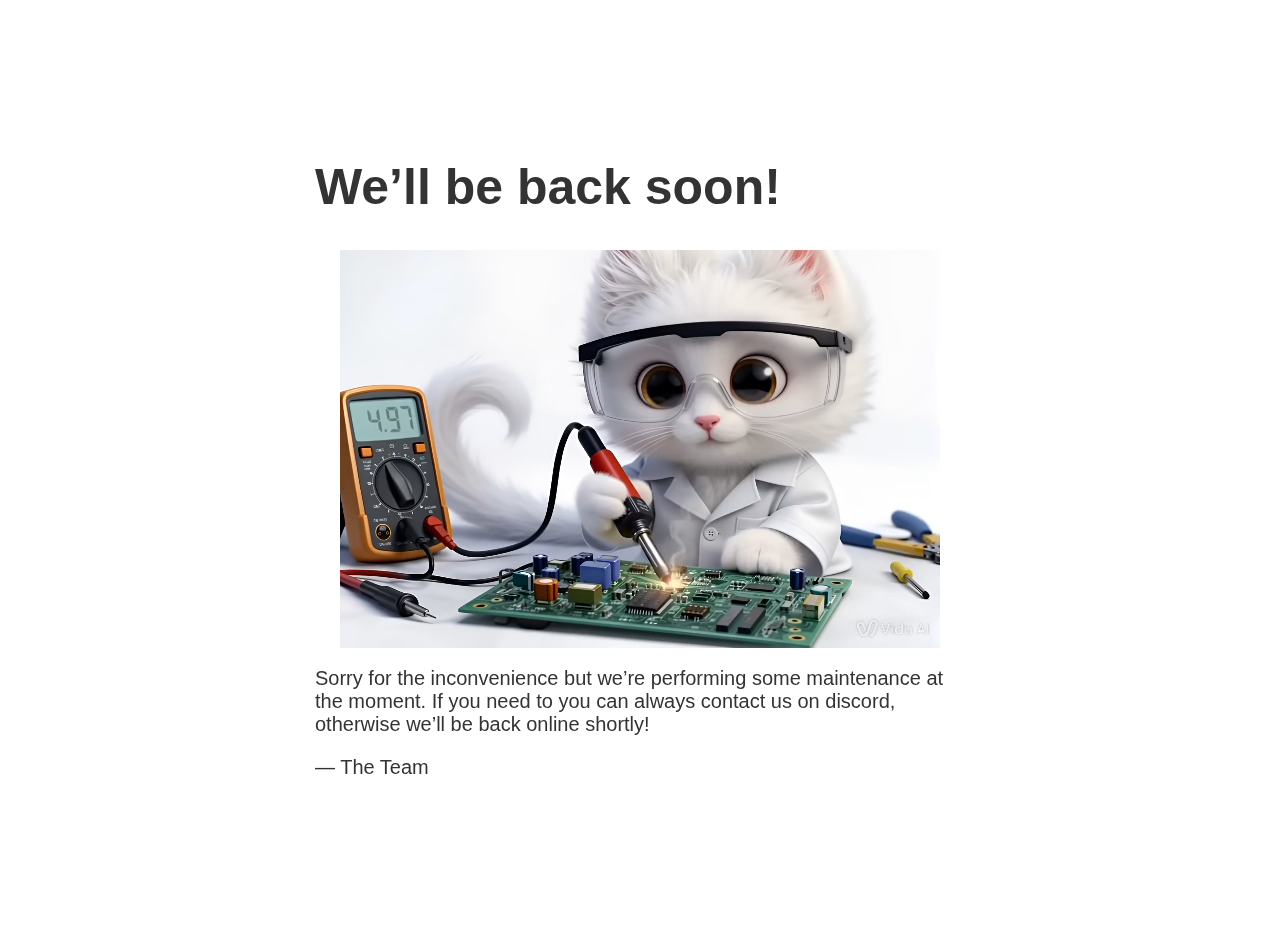
<file: video/maintenance.html>
<html>
    <head>
        <title>🚨 MAINTENANCE MODE - ESP3D Web Installer</title>
        <meta name="theme-color" content="#FF0000">    
<style>
  body { text-align: center; padding: 150px; }
  h1 { font-size: 50px; }
  body { font: 20px Helvetica, sans-serif; color: #333; }
  article { display: block; text-align: left; width: 650px; margin: 0 auto; }
  a { color: #dc8100; text-decoration: none; }
  a:hover { color: #333; text-decoration: none; }
  video {
  display:block;
  margin:auto;
}
</style>
    </head>
    <body>
        <article>
    <h1>We&rsquo;ll be back soon!</h1>
    <div>
    <video autoplay muted loop playsinline width="600">
    <source src="maintenance2.mp4" type="video/mp4">
    </video>
    <p>Sorry for the inconvenience but we&rsquo;re performing some maintenance at the moment. If you need to you can always contact us on discord, otherwise we&rsquo;ll be back online shortly!</p>
        <p>&mdash; The Team</p>
    </div>
</article>
    </body>
    </html>
</file>
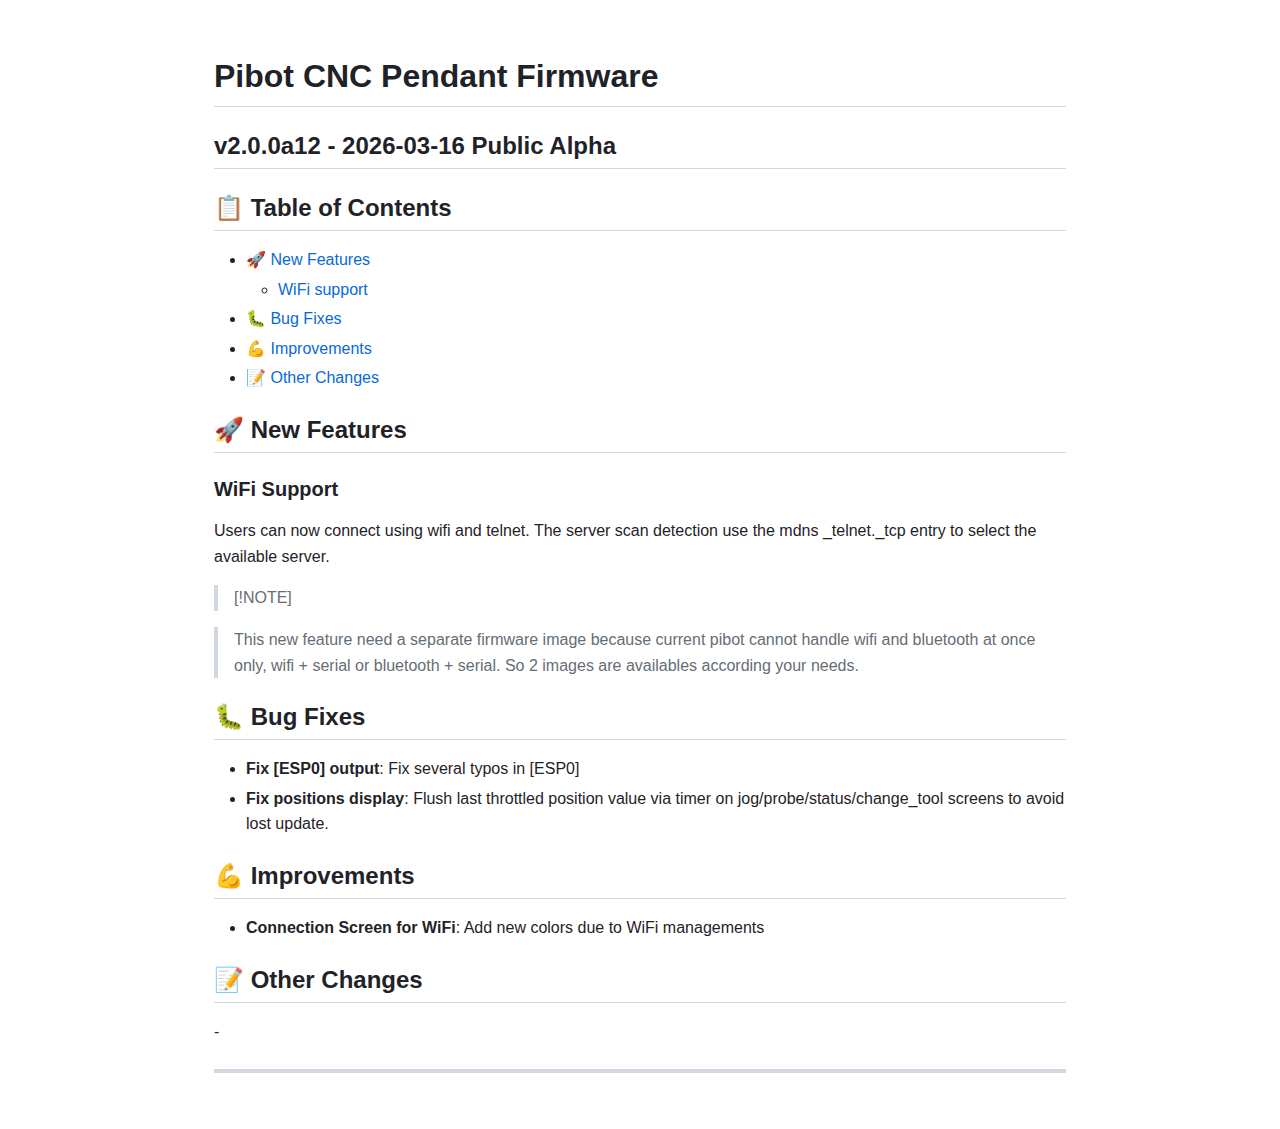
<file: firmware/ESP32_PIBOT_CNC_PENDANT_V1_4MB_bt_fluidnc/releasenotes.html>
<!DOCTYPE html>
<html lang="en">
<head>
    <meta charset="UTF-8">
    <meta name="viewport" content="width=device-width, initial-scale=1.0">
    <title>Pibot CNC Pendant Firmware</title>
    <style>

:root {
    --color-fg-default: #1f2328;
    --color-fg-muted: #656d76;
    --color-bg-default: #ffffff;
    --color-border-default: #d0d7de;
    --color-accent-fg: #0969da;
    --color-accent-emphasis: #0969da;
    --color-success-fg: #1a7f37;
    --color-danger-fg: #d1242f;
}

* {
    box-sizing: border-box;
}

body {
    font-family: -apple-system, BlinkMacSystemFont, "Segoe UI", "Noto Sans", Helvetica, Arial, sans-serif;
    font-size: 16px;
    line-height: 1.6;
    color: var(--color-fg-default);
    background-color: var(--color-bg-default);
    margin: 0;
    padding: 0;
}

.container {
    max-width: 900px;
    margin: 0 auto;
    padding: 32px 24px;
}

h1, h2, h3, h4, h5, h6 {
    margin-top: 24px;
    margin-bottom: 16px;
    font-weight: 600;
    line-height: 1.25;
}

h1 {
    font-size: 2em;
    padding-bottom: 0.3em;
    border-bottom: 1px solid var(--color-border-default);
}

h2 {
    font-size: 1.5em;
    padding-bottom: 0.3em;
    border-bottom: 1px solid var(--color-border-default);
}

h3 {
    font-size: 1.25em;
}

h4 {
    font-size: 1em;
}

p {
    margin-top: 0;
    margin-bottom: 16px;
}

a {
    color: var(--color-accent-fg);
    text-decoration: none;
}

a:hover {
    text-decoration: underline;
}

ul, ol {
    margin-top: 0;
    margin-bottom: 16px;
    padding-left: 2em;
}

li {
    margin-top: 4px;
}

li + li {
    margin-top: 4px;
}

/* Nested lists */
ul ul, ol ul, ul ol, ol ol {
    margin-top: 4px;
    margin-bottom: 4px;
}

code {
    font-family: ui-monospace, SFMono-Regular, "SF Mono", Menlo, Consolas, monospace;
    font-size: 85%;
    padding: 0.2em 0.4em;
    background-color: rgba(175, 184, 193, 0.2);
    border-radius: 6px;
}

pre {
    font-family: ui-monospace, SFMono-Regular, "SF Mono", Menlo, Consolas, monospace;
    font-size: 85%;
    padding: 16px;
    overflow: auto;
    line-height: 1.45;
    background-color: #f6f8fa;
    border-radius: 6px;
    margin-bottom: 16px;
}

pre code {
    padding: 0;
    background-color: transparent;
    border-radius: 0;
}

blockquote {
    margin: 0 0 16px 0;
    padding: 0 1em;
    color: var(--color-fg-muted);
    border-left: 0.25em solid var(--color-border-default);
}

hr {
    height: 0.25em;
    padding: 0;
    margin: 24px 0;
    background-color: var(--color-border-default);
    border: 0;
}

table {
    border-spacing: 0;
    border-collapse: collapse;
    margin-bottom: 16px;
    width: 100%;
}

table th, table td {
    padding: 6px 13px;
    border: 1px solid var(--color-border-default);
}

table th {
    font-weight: 600;
    background-color: #f6f8fa;
}

table tr:nth-child(2n) {
    background-color: #f6f8fa;
}

strong {
    font-weight: 600;
}

em {
    font-style: italic;
}

sub {
    font-size: 75%;
    color: var(--color-fg-muted);
}

/* Emoji support */
.emoji {
    font-family: "Apple Color Emoji", "Segoe UI Emoji", "Segoe UI Symbol";
}

/* Anchor links */
a[id] {
    display: block;
    position: relative;
    top: -10px;
    visibility: hidden;
}

/* Print styles */
@media print {
    body {
        background: white;
    }
    .container {
        max-width: none;
        padding: 20px;
    }
}

    </style>
</head>
<body>
    <div class="container">
<h1>Pibot CNC Pendant Firmware</h1>

<h2>v2.0.0a12 - 2026-03-16 Public Alpha</h2>

<h2>📋 Table of Contents</h2>

<ul>
<li><a href="#new-features">🚀 New Features</a></li>
<ul>
<li><a href="#wifi-support">WiFi support</a></li>
</ul>
<li><a href="#bug-fixes">🐛 Bug Fixes</a></li>
<li><a href="#improvements">💪 Improvements</a></li>
<li><a href="#other-changes">📝 Other Changes</a></li>

<a id="new-features"></a>

</ul>
<h2>🚀 New Features</h2>

<a id="wifi-support"></a>

<h3>WiFi Support</h3>

<p>Users can now connect using wifi and telnet. The server scan detection use the mdns _telnet._tcp entry to select the available server.</p>

<blockquote><p>[!NOTE]</p></blockquote>
<blockquote><p>This new feature need a separate firmware image because current pibot cannot handle wifi and bluetooth at once only, wifi + serial or bluetooth + serial. So 2 images are availables according your needs.</p></blockquote>

<a id="bug-fixes"></a>

<h2>🐛 Bug Fixes</h2>

<ul>
<li><strong>Fix [ESP0] output</strong>: Fix several typos in [ESP0]</li>
<li><strong>Fix positions display</strong>: Flush last throttled position value via timer on jog/probe/status/change_tool screens to avoid lost update.</li>

<a id="improvements"></a>

</ul>
<h2>💪 Improvements</h2>

<ul>
<li><strong>Connection Screen for WiFi</strong>: Add new colors due to WiFi managements</li>

<a id="other-changes"></a>

</ul>
<h2>📝 Other Changes</h2>

<p>- </p>


<hr>


    </div>
</body>
</html>
</file>
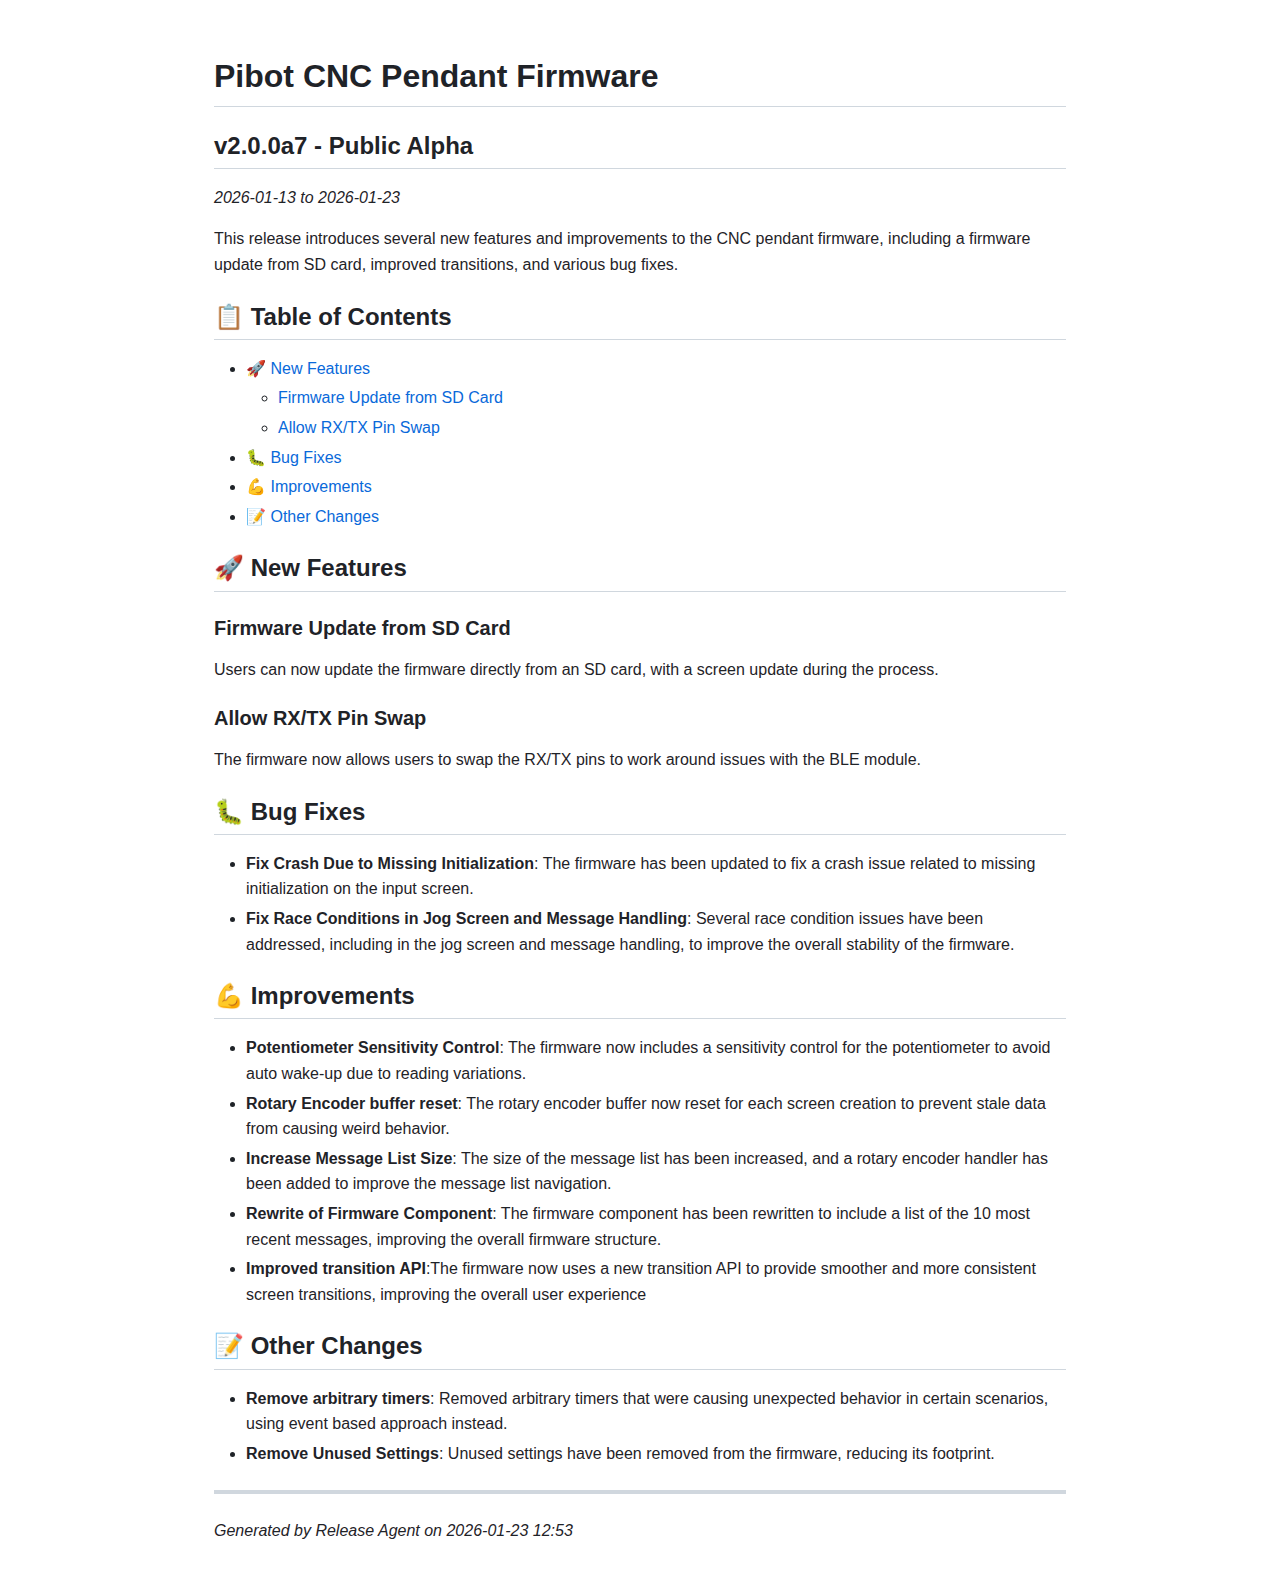
<file: firmware/fluidnc4mb/releasenotes.html>
<!DOCTYPE html>
<html lang="en">
<head>
    <meta charset="UTF-8">
    <meta name="viewport" content="width=device-width, initial-scale=1.0">
    <title>Pibot CNC Pendant Firmware</title>
    <style>

:root {
    --color-fg-default: #1f2328;
    --color-fg-muted: #656d76;
    --color-bg-default: #ffffff;
    --color-border-default: #d0d7de;
    --color-accent-fg: #0969da;
    --color-accent-emphasis: #0969da;
    --color-success-fg: #1a7f37;
    --color-danger-fg: #d1242f;
}

* {
    box-sizing: border-box;
}

body {
    font-family: -apple-system, BlinkMacSystemFont, "Segoe UI", "Noto Sans", Helvetica, Arial, sans-serif;
    font-size: 16px;
    line-height: 1.6;
    color: var(--color-fg-default);
    background-color: var(--color-bg-default);
    margin: 0;
    padding: 0;
}

.container {
    max-width: 900px;
    margin: 0 auto;
    padding: 32px 24px;
}

h1, h2, h3, h4, h5, h6 {
    margin-top: 24px;
    margin-bottom: 16px;
    font-weight: 600;
    line-height: 1.25;
}

h1 {
    font-size: 2em;
    padding-bottom: 0.3em;
    border-bottom: 1px solid var(--color-border-default);
}

h2 {
    font-size: 1.5em;
    padding-bottom: 0.3em;
    border-bottom: 1px solid var(--color-border-default);
}

h3 {
    font-size: 1.25em;
}

h4 {
    font-size: 1em;
}

p {
    margin-top: 0;
    margin-bottom: 16px;
}

a {
    color: var(--color-accent-fg);
    text-decoration: none;
}

a:hover {
    text-decoration: underline;
}

ul, ol {
    margin-top: 0;
    margin-bottom: 16px;
    padding-left: 2em;
}

li {
    margin-top: 4px;
}

li + li {
    margin-top: 4px;
}

/* Nested lists */
ul ul, ol ul, ul ol, ol ol {
    margin-top: 4px;
    margin-bottom: 4px;
}

code {
    font-family: ui-monospace, SFMono-Regular, "SF Mono", Menlo, Consolas, monospace;
    font-size: 85%;
    padding: 0.2em 0.4em;
    background-color: rgba(175, 184, 193, 0.2);
    border-radius: 6px;
}

pre {
    font-family: ui-monospace, SFMono-Regular, "SF Mono", Menlo, Consolas, monospace;
    font-size: 85%;
    padding: 16px;
    overflow: auto;
    line-height: 1.45;
    background-color: #f6f8fa;
    border-radius: 6px;
    margin-bottom: 16px;
}

pre code {
    padding: 0;
    background-color: transparent;
    border-radius: 0;
}

blockquote {
    margin: 0 0 16px 0;
    padding: 0 1em;
    color: var(--color-fg-muted);
    border-left: 0.25em solid var(--color-border-default);
}

hr {
    height: 0.25em;
    padding: 0;
    margin: 24px 0;
    background-color: var(--color-border-default);
    border: 0;
}

table {
    border-spacing: 0;
    border-collapse: collapse;
    margin-bottom: 16px;
    width: 100%;
}

table th, table td {
    padding: 6px 13px;
    border: 1px solid var(--color-border-default);
}

table th {
    font-weight: 600;
    background-color: #f6f8fa;
}

table tr:nth-child(2n) {
    background-color: #f6f8fa;
}

strong {
    font-weight: 600;
}

em {
    font-style: italic;
}

sub {
    font-size: 75%;
    color: var(--color-fg-muted);
}

/* Emoji support */
.emoji {
    font-family: "Apple Color Emoji", "Segoe UI Emoji", "Segoe UI Symbol";
}

/* Anchor links */
a[id] {
    display: block;
    position: relative;
    top: -10px;
    visibility: hidden;
}

/* Print styles */
@media print {
    body {
        background: white;
    }
    .container {
        max-width: none;
        padding: 20px;
    }
}

    </style>
</head>
<body>
    <div class="container">
<h1>Pibot CNC Pendant Firmware</h1>

<h2>v2.0.0a7 - Public Alpha</h2>

<p><em>2026-01-13 to 2026-01-23</em></p>

<p>This release introduces several new features and improvements to the CNC pendant firmware, including a firmware update from SD card, improved transitions, and various bug fixes.</p>

<h2>📋 Table of Contents</h2>

<ul>
<li><a href="#new-features">🚀 New Features</a></li>
<ul>
<li><a href="#firmware-update-from-sd-card">Firmware Update from SD Card</a></li>
<li><a href="#swap">Allow RX/TX Pin Swap</a></li>
</ul>
<li><a href="#bug-fixes">🐛 Bug Fixes</a></li>
<li><a href="#improvements">💪 Improvements</a></li>
<li><a href="#other-changes">📝 Other Changes</a></li>

<a id="new-features"></a>

</ul>
<h2>🚀 New Features</h2>

<a id="firmware-update-from-sd-card"></a>

<h3>Firmware Update from SD Card</h3>

<p>Users can now update the firmware directly from an SD card, with a screen update during the process.</p>

<a id="swap"></a>

<h3>Allow RX/TX Pin Swap</h3>

<p>The firmware now allows users to swap the RX/TX pins to work around issues with the BLE module.</p>


<a id="bug-fixes"></a>

<h2>🐛 Bug Fixes</h2>

<ul>
<li><strong>Fix Crash Due to Missing Initialization</strong>: The firmware has been updated to fix a crash issue related to missing initialization on the input screen.</li>
<li><strong>Fix Race Conditions in Jog Screen and Message Handling</strong>: Several race condition issues have been addressed, including in the jog screen and message handling, to improve the overall stability of the firmware.</li>

<a id="improvements"></a>

</ul>
<h2>💪 Improvements</h2>

<ul>
<li><strong>Potentiometer Sensitivity Control</strong>: The firmware now includes a sensitivity control for the potentiometer to avoid auto wake-up due to reading variations.</li>
<li><strong>Rotary Encoder buffer reset</strong>: The rotary encoder buffer now reset for each screen creation to prevent stale data from causing weird behavior.</li>
<li><strong>Increase Message List Size</strong>: The size of the message list has been increased, and a rotary encoder handler has been added to improve the message list navigation.</li>
<li><strong>Rewrite of Firmware Component</strong>: The firmware component has been rewritten to include a list of the 10 most recent messages, improving the overall firmware structure.</li>
<li><strong>Improved transition API</strong>:The firmware now uses a new transition API to provide smoother and more consistent screen transitions, improving the overall user experience</li>

<a id="other-changes"></a>

</ul>
<h2>📝 Other Changes</h2>

<ul>
<li><strong>Remove arbitrary timers</strong>: Removed arbitrary timers that were causing unexpected behavior in certain scenarios, using event based approach instead.</li>
<li><strong>Remove Unused Settings</strong>: Unused settings have been removed from the firmware, reducing its footprint.</li>

</ul>
<hr>
<p><em>Generated by Release Agent on 2026-01-23 12:53</em></p>

    </div>
</body>
</html>
</file>
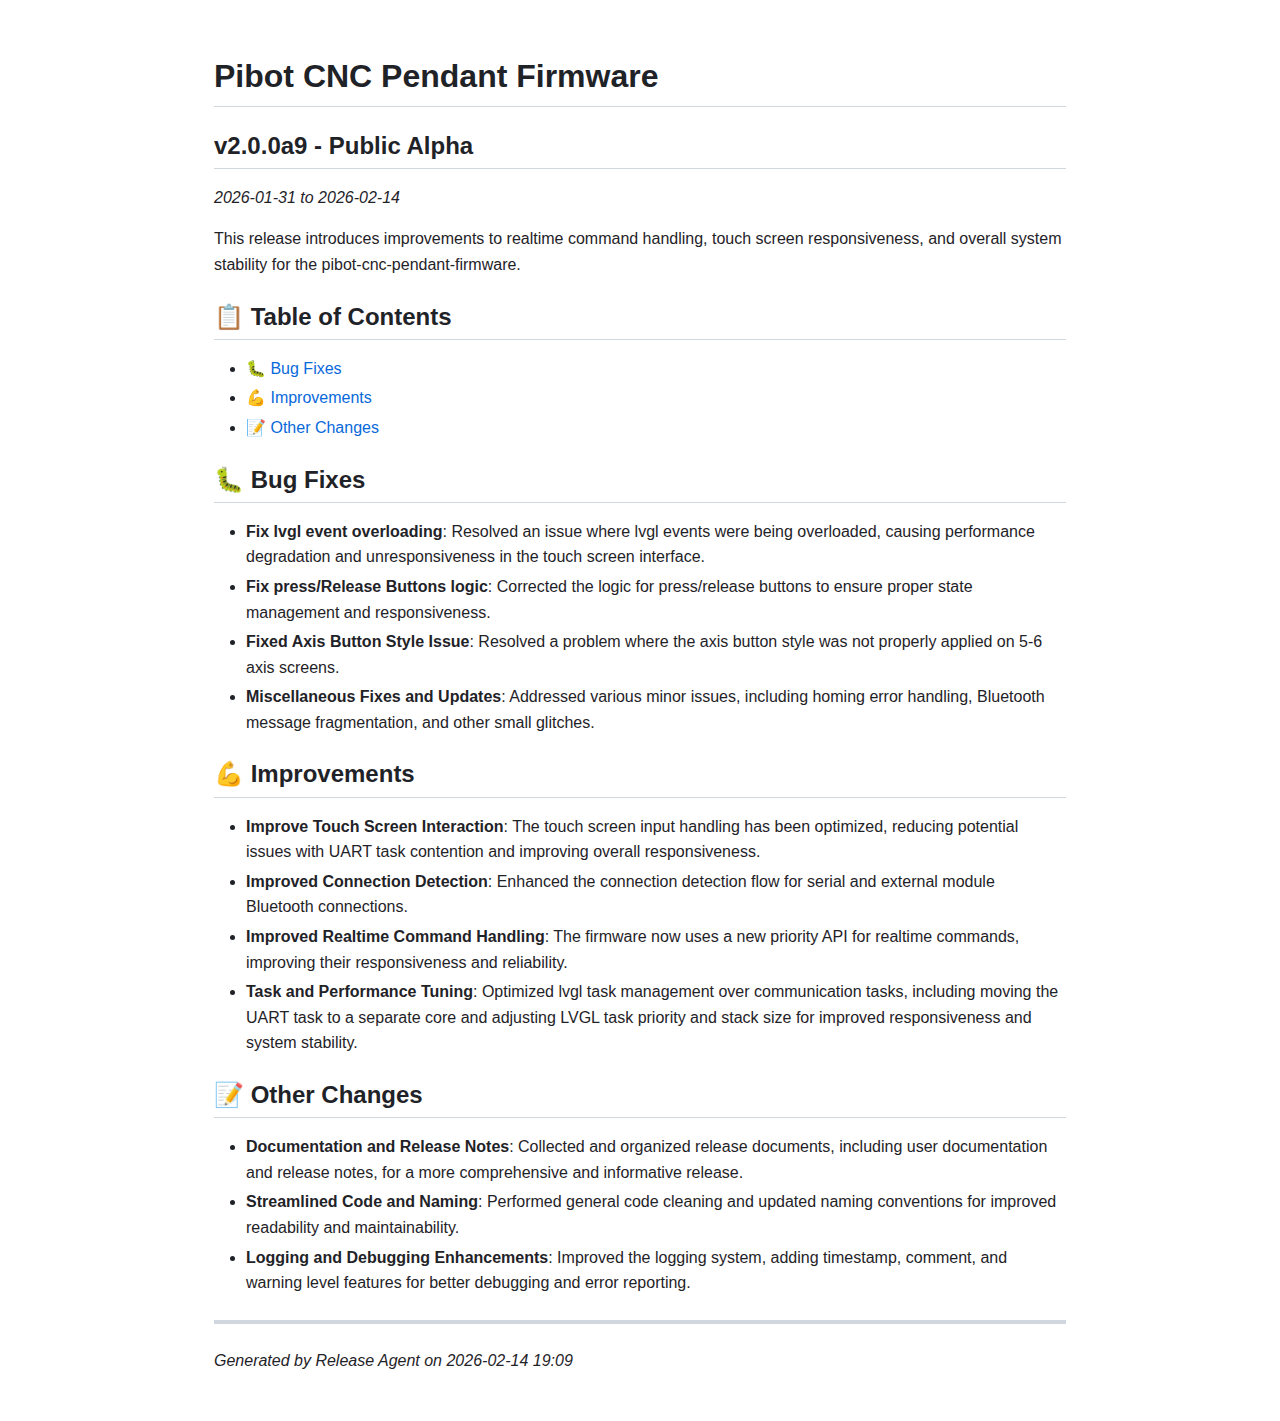
<file: firmware/fluidnc4mbbt/releasenotes.html>
<!DOCTYPE html>
<html lang="en">
<head>
    <meta charset="UTF-8">
    <meta name="viewport" content="width=device-width, initial-scale=1.0">
    <title>Pibot CNC Pendant Firmware</title>
    <style>

:root {
    --color-fg-default: #1f2328;
    --color-fg-muted: #656d76;
    --color-bg-default: #ffffff;
    --color-border-default: #d0d7de;
    --color-accent-fg: #0969da;
    --color-accent-emphasis: #0969da;
    --color-success-fg: #1a7f37;
    --color-danger-fg: #d1242f;
}

* {
    box-sizing: border-box;
}

body {
    font-family: -apple-system, BlinkMacSystemFont, "Segoe UI", "Noto Sans", Helvetica, Arial, sans-serif;
    font-size: 16px;
    line-height: 1.6;
    color: var(--color-fg-default);
    background-color: var(--color-bg-default);
    margin: 0;
    padding: 0;
}

.container {
    max-width: 900px;
    margin: 0 auto;
    padding: 32px 24px;
}

h1, h2, h3, h4, h5, h6 {
    margin-top: 24px;
    margin-bottom: 16px;
    font-weight: 600;
    line-height: 1.25;
}

h1 {
    font-size: 2em;
    padding-bottom: 0.3em;
    border-bottom: 1px solid var(--color-border-default);
}

h2 {
    font-size: 1.5em;
    padding-bottom: 0.3em;
    border-bottom: 1px solid var(--color-border-default);
}

h3 {
    font-size: 1.25em;
}

h4 {
    font-size: 1em;
}

p {
    margin-top: 0;
    margin-bottom: 16px;
}

a {
    color: var(--color-accent-fg);
    text-decoration: none;
}

a:hover {
    text-decoration: underline;
}

ul, ol {
    margin-top: 0;
    margin-bottom: 16px;
    padding-left: 2em;
}

li {
    margin-top: 4px;
}

li + li {
    margin-top: 4px;
}

/* Nested lists */
ul ul, ol ul, ul ol, ol ol {
    margin-top: 4px;
    margin-bottom: 4px;
}

code {
    font-family: ui-monospace, SFMono-Regular, "SF Mono", Menlo, Consolas, monospace;
    font-size: 85%;
    padding: 0.2em 0.4em;
    background-color: rgba(175, 184, 193, 0.2);
    border-radius: 6px;
}

pre {
    font-family: ui-monospace, SFMono-Regular, "SF Mono", Menlo, Consolas, monospace;
    font-size: 85%;
    padding: 16px;
    overflow: auto;
    line-height: 1.45;
    background-color: #f6f8fa;
    border-radius: 6px;
    margin-bottom: 16px;
}

pre code {
    padding: 0;
    background-color: transparent;
    border-radius: 0;
}

blockquote {
    margin: 0 0 16px 0;
    padding: 0 1em;
    color: var(--color-fg-muted);
    border-left: 0.25em solid var(--color-border-default);
}

hr {
    height: 0.25em;
    padding: 0;
    margin: 24px 0;
    background-color: var(--color-border-default);
    border: 0;
}

table {
    border-spacing: 0;
    border-collapse: collapse;
    margin-bottom: 16px;
    width: 100%;
}

table th, table td {
    padding: 6px 13px;
    border: 1px solid var(--color-border-default);
}

table th {
    font-weight: 600;
    background-color: #f6f8fa;
}

table tr:nth-child(2n) {
    background-color: #f6f8fa;
}

strong {
    font-weight: 600;
}

em {
    font-style: italic;
}

sub {
    font-size: 75%;
    color: var(--color-fg-muted);
}

/* Emoji support */
.emoji {
    font-family: "Apple Color Emoji", "Segoe UI Emoji", "Segoe UI Symbol";
}

/* Anchor links */
a[id] {
    display: block;
    position: relative;
    top: -10px;
    visibility: hidden;
}

/* Print styles */
@media print {
    body {
        background: white;
    }
    .container {
        max-width: none;
        padding: 20px;
    }
}

    </style>
</head>
<body>
    <div class="container">
<h1>Pibot CNC Pendant Firmware</h1>

<h2>v2.0.0a9 - Public Alpha</h2>

<p><em>2026-01-31 to 2026-02-14</em></p>

<p>This release introduces improvements to realtime command handling, touch screen responsiveness, and overall system stability for the pibot-cnc-pendant-firmware.</p>

<h2>📋 Table of Contents</h2>

<ul>
<li><a href="#bug-fixes">🐛 Bug Fixes</a></li>
<li><a href="#improvements">💪 Improvements</a></li>
<li><a href="#other-changes">📝 Other Changes</a></li>

<a id="bug-fixes"></a>

</ul>
<h2>🐛 Bug Fixes</h2>

<ul>
<li><strong>Fix lvgl event overloading</strong>: Resolved an issue where lvgl events were being overloaded, causing performance degradation and unresponsiveness in the touch screen interface.</li>
<li><strong>Fix press/Release Buttons logic</strong>: Corrected the logic for press/release buttons to ensure proper state management and responsiveness.</li>
<li><strong>Fixed Axis Button Style Issue</strong>: Resolved a problem where the axis button style was not properly applied on 5-6 axis screens.</li>
<li><strong>Miscellaneous Fixes and Updates</strong>: Addressed various minor issues, including homing error handling, Bluetooth message fragmentation, and other small glitches.</li>

<a id="improvements"></a>

</ul>
<h2>💪 Improvements</h2>
<ul>
<li><strong>Improve Touch Screen Interaction</strong>: The touch screen input handling has been optimized, reducing potential issues with UART task contention and improving overall responsiveness.</li>
<li><strong>Improved Connection Detection</strong>: Enhanced the connection detection flow for serial and external module Bluetooth connections.</li>
<li><strong>Improved Realtime Command Handling</strong>: The firmware now uses a new priority API for realtime commands, improving their responsiveness and reliability.</li>
<li><strong>Task and Performance Tuning</strong>: Optimized lvgl task management over communication tasks, including moving the UART task to a separate core and adjusting LVGL task priority and stack size for improved responsiveness and system stability.</li>

<a id="other-changes"></a>

</ul>
<h2>📝 Other Changes</h2>

<ul>
<li><strong>Documentation and Release Notes</strong>: Collected and organized release documents, including user documentation and release notes, for a more comprehensive and informative release.</li>
<li><strong>Streamlined Code and Naming</strong>: Performed general code cleaning and updated naming conventions for improved readability and maintainability.</li>
<li><strong>Logging and Debugging Enhancements</strong>: Improved the logging system, adding timestamp, comment, and warning level features for better debugging and error reporting.</li>


</ul>
<hr>
<p><em>Generated by Release Agent on 2026-02-14 19:09</em></p>
    </div>
</body>
</html>
</file>
<file: style.css>
/* ESP3D Web Installer Styles */

/* ===== BASE STYLES ===== */
* {
    margin: 0;
    padding: 0;
    box-sizing: border-box;
}

body {
    font-family: -apple-system, BlinkMacSystemFont, 'Segoe UI', Roboto, Oxygen, Ubuntu, Cantarell, sans-serif;
    background: linear-gradient(135deg, #667eea 0%, #764ba2 100%);
    min-height: 100vh;
    display: flex;
    justify-content: center;
    align-items: center;
    padding: 20px;
}

/* ===== CONTAINER ===== */
.container {
    background: white;
    border-radius: 16px;
    box-shadow: 0 20px 60px rgba(0, 0, 0, 0.3);
    max-width: 900px;
    width: 100%;
    overflow: hidden;
}

/* ===== HEADER ===== */
.header {
    background: linear-gradient(135deg, #667eea 0%, #764ba2 100%);
    color: white;
    padding: 40px;
    text-align: center;
    position: relative;
}

.header-container {
    max-width: 1200px;
    margin: 0 auto;
    display: flex;
    align-items: center;
    justify-content: center;
    position: relative;
}

.header-logo {
    position: absolute;
    left: 0;
    top: 50%;
    transform: translateY(-50%);
    width: min(250px, 26vw);
    height: auto;
    display: none;
}

.header-logo.visible {
    display: block;
}

.header-content {
    flex: 1;
    max-width: calc(100% - 380px);  /* Reserve space for logo + buttons */
    padding-right: 20px;
}

.header-content h1 {
    word-wrap: break-word;
    overflow-wrap: break-word;
    white-space: normal; /* Allow normal wrapping */
    hyphens: none; /* Disable hyphenation */
}

.header-actions {
    position: absolute;
    right: 0;
    top: 50%;
    transform: translateY(-50%);
    display: flex;
    flex-direction: column;  /* Stack vertically */
    align-items: flex-end;  /* Align to right */
    gap: 10px;
}

.header-btn {
    background: rgba(255, 255, 255, 0.2);
    color: white;
    border: 1px solid rgba(255, 255, 255, 0.3);
    padding: 8px 16px;
    border-radius: 5px;
    text-decoration: none;
    font-size: 0.9em;
    display: inline-flex;
    align-items: center;
    gap: 8px;
    transition: all 0.3s ease;
    cursor: pointer;
}

.header-btn:hover {
    background: rgba(255, 255, 255, 0.3);
    border-color: rgba(255, 255, 255, 0.5);
    transform: translateY(-2px);
}

.header-btn svg {
    width: 16px;
    height: 16px;
    fill: currentColor;
}

.header h1 {
    font-size: 2.5em;
    margin-bottom: 10px;
    word-spacing: 100vw; /* Force each word to stay on its own line if needed, preventing orphaned letters */
}

.header p {
    font-size: 1.1em;
    opacity: 0.9;
}

/* ===== FOOTER ===== */
.footer {
    background: #f5f5f5;
    padding: 20px;
    text-align: center;
    font-size: 0.9em;
    color: #666;
    border-top: 1px solid #e0e0e0;
}

.footer-content {
    max-width: 1200px;
    margin: 0 auto;
    display: flex;
    justify-content: space-between;
    align-items: center;
    flex-wrap: wrap;
    gap: 15px;
}

.footer-left,
.footer-center,
.footer-right {
    flex: 1;
    min-width: 150px;
}

.footer-left {
    text-align: left;
}

.footer-center {
    text-align: center;
}

.footer-right {
    text-align: right;
}

/* Version info styling */
.version-info {
    font-size: 0.85em;
    font-family: 'Courier New', monospace;
    background: rgba(102, 126, 234, 0.1);
    color: #667eea;
    padding: 4px 10px;
    border-radius: 12px;
    display: inline-block;
    cursor: help;
    transition: all 0.2s;
}

.version-info:hover {
    background: rgba(102, 126, 234, 0.2);
    color: #764ba2;
}

/* Legacy footer-links support (keep for backward compatibility) */
.footer-links {
    margin-top: 10px;
    display: flex;
    justify-content: center;
    gap: 20px;
    flex-wrap: wrap;
}

.footer-links a,
.footer-link {
    color: #667eea;
    text-decoration: none;
    transition: color 0.3s;
}

.footer-links a:hover,
.footer-link:hover {
    color: #764ba2;
    text-decoration: underline;
}

.footer-separator {
    margin: 0 10px;
    color: #999;
}

.footer-powered {
    font-size: 0.85em;
    color: #999;
}

/* Mobile responsive */
@media (max-width: 768px) {
    .footer-content {
        flex-direction: column;
        text-align: center;
    }
    
    .footer-left,
    .footer-center,
    .footer-right {
        text-align: center;
    }
    
    .version-info {
        font-size: 0.8em;
    }
}
/* ===== BROWSER WARNING ===== */
.browser-warning {
    background: #fff3cd;
    border: 2px solid #ffc107;
    color: #856404;
    padding: 15px;
    border-radius: 8px;
    margin: 20px 0;
    display: none;
}

.browser-warning.show {
    display: block;
}

.browser-warning strong {
    display: block;
    margin-bottom: 5px;
}

/* ===== CONTENT ===== */
.content {
    padding: 40px;
}

/* ===== LANGUAGE SELECTOR ===== */
.language-selector {
    margin-top: 10px;  /* Space below Report Issue button */
}

.language-selector select {
    padding: 8px 16px;
    border: 2px solid #667eea;
    border-radius: 8px;
    font-size: 1em;
    cursor: pointer;
    background: white;
    color: #667eea;
    transition: all 0.3s;
}

.language-selector select:hover {
    background: #667eea;
    color: white;
}

/* ===== SECTIONS ===== */
.section {
    margin-bottom: 30px;
}

.section h2 {
    color: #333;
    margin-bottom: 20px;
    font-size: 1.5em;
}

/* ===== PROJECT GRID ===== */
.project-grid {
    display: grid;
    grid-template-columns: repeat(auto-fill, minmax(250px, 1fr));
    gap: 20px;
    margin-bottom: 30px;
}

/* ===== PROJECT CARDS ===== */
.project-card {
    border: 2px solid #e0e0e0;
    border-radius: 12px;
    padding: 0;
    cursor: pointer;
    transition: all 0.3s;
    position: relative;
    overflow: hidden;
    display: flex;
    flex-direction: column;
}

.project-card:hover {
    border-color: #667eea;
    transform: translateY(-5px);
    box-shadow: 0 10px 20px rgba(102, 126, 234, 0.2);
}

.project-card.selected {
    border-color: #667eea;
    background: #f0f4ff;
}

/* Disabled project cards */
.project-card.disabled {
    opacity: 0.6;
    cursor: not-allowed;
    background: #f9f9f9;
}

.project-card.disabled:hover {
    border-color: #e0e0e0;
    transform: none;
    box-shadow: none;
}

.project-card.disabled::after {
    content: '';
    position: absolute;
    top: 0;
    left: 0;
    right: 0;
    bottom: 0;
    background: repeating-linear-gradient(
        45deg,
        transparent,
        transparent 10px,
        rgba(0, 0, 0, 0.03) 10px,
        rgba(0, 0, 0, 0.03) 20px
    );
    pointer-events: none;
}

.project-card.disabled .project-content {
    position: relative;
}

.project-card.disabled h3 {
    color: #999;
}

.project-card.disabled p {
    color: #aaa;
}

.project-image-wrapper {
    position: relative;
    width: 100%;
    height: 180px;
    background: #f5f5f5;
}

.project-image-wrapper .project-image {
    width: 100%;
    height: 100%;
    object-fit: cover;
}

/* Badge overlay: bottom-right of top image, 25% height, with pad */
.project-badge-image {
    position: absolute;
    bottom: 8px;
    right: 8px;
    height: 25%;
    width: auto;
    max-width: 50%;
    object-fit: contain;
    border-radius: 6px;
    border: none;
    background: transparent;
}

.project-content {
    padding: 20px;
    flex: 1;
    display: flex;
    flex-direction: column;
}

/* Badges row - aligns project badge, version, and flash count horizontally */
.project-badges-row {
    display: flex;
    flex-wrap: wrap;
    align-items: center;
    gap: 8px;
    margin: 8px 0;
}

.project-header {
    display: flex;
    align-items: flex-start;
    gap: 12px;
    margin-bottom: 12px;
}

.project-icon {
    width: 40px;
    height: 40px;
    border-radius: 8px;
    object-fit: contain;
    background: white;
    padding: 4px;
    border: 1px solid #e0e0e0;
    flex-shrink: 0;
}

.project-title-block {
    flex: 1;
}

.project-card h3 {
    color: #667eea;
    margin-bottom: 4px;
    font-size: 1.2em;
    line-height: 1.3;
}

.project-version {
    display: inline-block;
    color: #999;
    font-size: 0.75em;
    font-weight: normal;
    margin: 0;
    padding: 0;
    flex-shrink: 0;
}

/* Clickable version link with release notes */
.project-version-link {
    display: inline-flex;
    align-items: center;
    gap: 4px;
    text-decoration: none;
    color: #667eea;
    transition: all 0.2s ease;
    cursor: pointer;
}

.project-version-link:hover {
    color: #764ba2;
}

.project-version-link .version-text {
    text-decoration: underline;
    text-decoration-style: dotted;
    text-underline-offset: 2px;
}

.project-version-link:hover .version-text {
    text-decoration-style: solid;
}

.project-version-link .version-icon {
    font-size: 1em;
    opacity: 0.8;
    transition: transform 0.2s ease;
}

.project-version-link:hover .version-icon {
    opacity: 1;
    transform: scale(1.1);
}

/* Flash count badge (GitHub style) */
.flash-count-badge {
    display: inline-flex;
    align-items: center;
    justify-content: center;
    gap: 3px;
    padding: 3px 8px;
    margin: 0;
    min-width: auto;
    width: fit-content;
    background: linear-gradient(135deg, #667eea 0%, #764ba2 100%);
    color: white;
    font-size: 0.7em;
    font-weight: 700;
    border-radius: 20px;
    text-transform: none;
    letter-spacing: 0;
    box-shadow: 0 2px 4px rgba(102, 126, 234, 0.3);
    white-space: nowrap;
    flex-shrink: 0;
}

.flash-count-badge .flash-icon {
    flex-shrink: 0;
    margin: 0;
}

.flash-count-badge span {
    line-height: 1;
    margin: 0;
    padding: 0;
}

.flash-count-badge:hover {
    background: linear-gradient(135deg, #5568d3 0%, #653a8a 100%);
    box-shadow: 0 4px 8px rgba(102, 126, 234, 0.4);
    transform: translateY(-1px);
    transition: all 0.2s ease;
    cursor: default;
}

.project-card p {
    color: #666;
    font-size: 0.95em;
    margin-bottom: 12px;
    line-height: 1.5;
    flex: 1;
}

.project-link {
    display: inline-flex;
    align-items: center;
    gap: 6px;
    color: #667eea;
    text-decoration: none;
    font-size: 0.9em;
    margin-bottom: 12px;
    transition: all 0.2s;
}

.project-link:hover {
    color: #764ba2;
    text-decoration: underline;
}

.project-link svg {
    width: 14px;
    height: 14px;
}

.project-meta {
    display: flex;
    justify-content: flex-end;
    align-items: center;
    font-size: 0.85em;
    color: #999;
    margin-top: auto;
    padding-top: 15px;
    border-top: 1px solid #e0e0e0;
    min-height: 30px;
}

.project-badge {
    display: inline-block;
    background: linear-gradient(135deg, #ffeb3b 0%, #ffc107 100%);
    color: #333;
    padding: 6px 12px;
    border-radius: 20px;
    font-size: 0.75em;
    font-weight: 700;
    box-shadow: 0 2px 8px rgba(255, 193, 7, 0.4);
    text-transform: uppercase;
    letter-spacing: 0.5px;
    margin: 0;
    width: fit-content;
    flex-shrink: 0;
}

/* ===== FLASH SECTION ===== */
.flash-section {
    background: #f8f9fa;
    border-radius: 12px;
    padding: 30px;
    display: none;
}

.flash-section.active {
    display: block;
}

/* ===== CONSOLE ===== */
.console-container {
    background: #1e1e1e;
    border-radius: 8px;
    padding: 20px;
    margin-bottom: 20px;
    max-height: 300px;
    overflow-y: auto;
    font-family: 'Courier New', monospace;
    font-size: 0.9em;
    display: none;
}

.console-container.active {
    display: block;
}

.console-line {
    color: #00ff00;
    margin-bottom: 5px;
    line-height: 1.4;
}

.console-line.info {
    color: #00aaff;
}

.console-line.warning {
    color: #ffaa00;
}

.console-line.error {
    color: #ff5555;
}

.console-line.success {
    color: #00ff00;
    font-weight: bold;
}

/* ===== FLASH INSTRUCTIONS ===== */
.flash-instruction {
    background: #fff3cd;
    border: 2px solid #ffc107;
    border-radius: 8px;
    padding: 20px;
    margin-bottom: 20px;
    display: none;
    animation: pulse 2s infinite;
}

.flash-instruction.active {
    display: block;
}

.flash-instruction h3 {
    color: #856404;
    margin-bottom: 10px;
    font-size: 1.2em;
}

.flash-instruction p {
    color: #856404;
    line-height: 1.6;
    margin-bottom: 10px;
}

.flash-instruction strong {
    color: #ff6b00;
    font-size: 1.1em;
}

@keyframes pulse {
    0%, 100% { transform: scale(1); }
    50% { transform: scale(1.02); }
}

esp-web-install-button button {
    background: linear-gradient(135deg, #667eea 0%, #764ba2 100%) !important;
    color: white !important;
    border: none !important;
    padding: 15px 40px !important;
    font-size: 1.1em !important;
    border-radius: 8px !important;
    cursor: pointer !important;
    transition: all 0.3s !important;
    width: 100% !important;
    font-weight: 600 !important;
}

esp-web-install-button button:hover {
    transform: translateY(-2px);
    box-shadow: 0 10px 20px rgba(102, 126, 234, 0.3);
}

/* ===== ALERTS ===== */
.alert {
    padding: 15px;
    border-radius: 8px;
    margin-bottom: 20px;
}

.alert-info {
    background: #e0f0ff;
    color: #0066cc;
    border: 1px solid #0066cc;
}

.alert-success {
    background: #d4edda;
    color: #155724;
    border: 1px solid #c3e6cb;
}

/* ===== RESPONSIVE ===== */
@media (max-width: 768px) {
    .header h1 {
        font-size: 2em;
    }
    
    .header-container {
        flex-direction: column;
        gap: 20px;
    }
    
    .header-logo {
        position: static;
        transform: none;
        margin-bottom: 10px;
    }
    
    .header-actions {
        position: static;
        transform: none;
        justify-content: center;
        flex-wrap: wrap;
    }
    
    .content {
        padding: 20px;
    }
    
    .project-grid {
        grid-template-columns: 1fr;
    }
}

/* ===== FLASH BUTTON (Custom - no ESP Web Tools) ===== */
.flash-button {
    background: linear-gradient(135deg, #667eea 0%, #764ba2 100%);
    color: white;
    border: none;
    padding: 15px 40px;
    font-size: 1.1em;
    border-radius: 8px;
    cursor: pointer;
    transition: all 0.3s;
    width: 100%;
    font-weight: 600;
    font-family: inherit;
}

.flash-button:hover:not(:disabled) {
    transform: translateY(-2px);
    box-shadow: 0 10px 20px rgba(102, 126, 234, 0.3);
}

.flash-button:disabled {
    opacity: 0.6;
    cursor: not-allowed;
    transform: none;
}

.flash-button:active:not(:disabled) {
    transform: translateY(0);
}

/* ===== SERIAL MONITOR BUTTON ===== */
.monitor-button {
    background: linear-gradient(135deg, #667eea 0%, #764ba2 100%);
    color: white;
    border: none;
    padding: 15px 40px;
    font-size: 1.1em;
    border-radius: 8px;
    cursor: pointer;
    transition: all 0.3s;
    width: 100%;
    font-weight: 600;
    font-family: inherit;
    margin-top: 10px;
    opacity: 0.75;
}

.monitor-button:hover:not(:disabled) {
    transform: translateY(-2px);
    box-shadow: 0 10px 20px rgba(102, 126, 234, 0.3);
    opacity: 1;
}

.monitor-button:disabled {
    opacity: 0.4;
    cursor: not-allowed;
    transform: none;
}

.monitor-button:active:not(:disabled) {
    transform: translateY(0);
}

.monitor-button.monitor-active {
    background: linear-gradient(135deg, #e53e3e 0%, #c53030 100%);
    opacity: 1;
}

.monitor-button.monitor-active:hover:not(:disabled) {
    box-shadow: 0 10px 20px rgba(229, 62, 62, 0.3);
}

/* ===== BOOT BUTTON MODAL ===== */
.boot-modal {
    display: none;
    position: fixed;
    top: 0;
    left: 0;
    right: 0;
    bottom: 0;
    background: rgba(0, 0, 0, 0.85);
    z-index: 10000;
    align-items: center;
    justify-content: center;
    animation: fadeIn 0.3s ease;
}

.boot-modal.show {
    display: flex;
}

.boot-modal-content {
    background: linear-gradient(135deg, #667eea 0%, #764ba2 100%);
    border-radius: 16px;
    padding: 40px;
    max-width: 500px;
    width: 90%;
    box-shadow: 0 20px 60px rgba(102, 126, 234, 0.5);
    animation: slideUp 0.3s ease;
    text-align: center;
    color: white;
}

.boot-modal-icon {
    font-size: 64px;
    margin-bottom: 20px;
    animation: pulse 1.5s ease infinite;
    filter: drop-shadow(0 4px 8px rgba(0, 0, 0, 0.3));
}

.boot-modal h2 {
    color: white;
    font-size: 1.8em;
    margin-bottom: 20px;
    text-shadow: 0 2px 4px rgba(0, 0, 0, 0.2);
}

.boot-modal p {
    font-size: 1.2em;
    color: rgba(255, 255, 255, 0.95);
    margin-bottom: 30px;
    line-height: 1.6;
}

.boot-modal strong {
    color: #ffeb3b;
    font-weight: 700;
    text-shadow: 0 1px 2px rgba(0, 0, 0, 0.3);
}

.boot-modal-close {
    background: white;
    color: #667eea;
    border: none;
    padding: 12px 30px;
    border-radius: 8px;
    cursor: pointer;
    font-size: 1em;
    font-weight: 600;
    transition: all 0.3s;
    box-shadow: 0 4px 12px rgba(0, 0, 0, 0.2);
}

.boot-modal-close:hover {
    background: #f0f0f0;
    transform: translateY(-2px);
    box-shadow: 0 6px 16px rgba(0, 0, 0, 0.3);
}

@keyframes fadeIn {
    from { opacity: 0; }
    to { opacity: 1; }
}

@keyframes slideUp {
    from { 
        transform: translateY(30px);
        opacity: 0;
    }
    to { 
        transform: translateY(0);
        opacity: 1;
    }
}

@keyframes pulse {
    0%, 100% { transform: scale(1); }
    50% { transform: scale(1.1); }
}

/* ===== PROGRESS BAR ===== */
.progress-container {
    display: none;
    margin: 20px 0;
    background: white;
    padding: 20px;
    border-radius: 12px;
    box-shadow: 0 2px 8px rgba(0, 0, 0, 0.1);
}

.progress-container.active {
    display: block;
}

.progress-text {
    display: flex;
    justify-content: space-between;
    align-items: center;
    margin-bottom: 10px;
    font-weight: 600;
}

.progress-label {
    color: #667eea;
    font-size: 1.1em;
}

.progress-percent {
    color: #764ba2;
    font-size: 1.3em;
}

.progress-bar-bg {
    background: #e0e0e0;
    border-radius: 20px;
    height: 30px;
    overflow: hidden;
    position: relative;
}

.progress-bar-fill {
    background: linear-gradient(135deg, #667eea 0%, #764ba2 100%);
    height: 100%;
    width: 0%;
    transition: width 0.3s ease;
    border-radius: 20px;
    display: flex;
    align-items: center;
    justify-content: flex-end;
    padding-right: 10px;
    color: white;
    font-weight: 600;
    font-size: 0.9em;
}

.progress-status {
    margin-top: 10px;
    color: #666;
    font-size: 0.95em;
    text-align: center;
}

/* ===== CONSOLE COLLAPSE ===== */
.console-header {
    display: flex;
    justify-content: space-between;
    align-items: center;
    padding: 15px 20px;
    background: linear-gradient(135deg, #667eea 0%, #764ba2 100%);
    color: white;
    border-radius: 12px 12px 0 0;
    cursor: pointer;
    user-select: none;
    transition: all 0.3s;
}

.console-header:hover {
    background: linear-gradient(135deg, #5568d3 0%, #654a8f 100%);
}

.console-title {
    font-weight: 600;
    font-size: 1.1em;
}

.console-toggle {
    background: rgba(255, 255, 255, 0.2);
    border: none;
    color: white;
    padding: 8px 16px;
    border-radius: 6px;
    cursor: pointer;
    font-weight: 600;
    transition: all 0.3s;
    display: flex;
    align-items: center;
    gap: 8px;
}

.console-toggle:hover {
    background: rgba(255, 255, 255, 0.3);
}

.console-toggle-icon {
    transition: transform 0.3s;
    font-size: 1.2em;
}

.console-toggle-icon.collapsed {
    transform: rotate(-90deg);
}

.console-body {
    max-height: 400px;
    transition: max-height 0.3s ease, opacity 0.3s ease;
    overflow: hidden;
}

.console-body.collapsed {
    max-height: 0;
    opacity: 0;
}

.console-container {
    border-radius: 0 0 12px 12px;
    margin-top: 0;
}

/* Update existing console container */
.console-container {
    background: #1e1e1e;
    color: #d4d4d4;
    padding: 20px;
    border-radius: 12px;
    font-family: 'Courier New', monospace;
    font-size: 0.9em;
    max-height: 400px;
    overflow-y: auto;
    margin-top: 20px;
}

/* When console has header */
.console-wrapper {
    margin-top: 20px;
    margin-bottom: 20px;  /* Add space before flash button */
}

.console-wrapper .console-container {
    margin-top: 0;
    border-radius: 0 0 12px 12px;
}

/* ===== FLASH OPTIONS (ERASE ALL) ===== */
.flash-options {
    background: white;
    padding: 20px;
    border-radius: 12px;
    box-shadow: 0 2px 8px rgba(0, 0, 0, 0.1);
    margin: 20px 0;
}

.flash-option-item {
    display: flex;
    align-items: center;
    gap: 12px;
    cursor: pointer;
    user-select: none;
    padding: 12px;
    border-radius: 8px;
    transition: background 0.3s;
}

.flash-option-item:hover {
    background: #f5f5f5;
}

.flash-option-item-select {
    cursor: default;
    flex-wrap: wrap;
}

.flash-select {
    min-width: 130px;
    height: 34px;
    padding: 4px 10px;
    border: 1px solid #d0d7de;
    border-radius: 8px;
    background: #fff;
    color: #24292f;
    font-size: 0.95em;
}

.flash-checkbox {
    width: 20px;
    height: 20px;
    cursor: pointer;
    accent-color: #667eea;
}

.flash-option-label {
    font-weight: 600;
    color: #333;
    font-size: 1em;
}

.flash-option-hint {
    color: #666;
    font-size: 0.9em;
    font-style: italic;
}

/* Mobile responsive */
@media (max-width: 768px) {
    .flash-option-item {
        flex-wrap: wrap;
    }
    
    .flash-option-hint {
        margin-left: 32px;
        display: block;
        width: 100%;
    }
}
/* ===== 3D CAROUSEL VARIABLES ===== */
:root {
    --carousel-perspective: 1400px;
    --carousel-spacing: 420px;
    --carousel-rotation: 50deg;
    --carousel-scale: 0.82;
    --carousel-opacity: 0.5;
    --carousel-depth: -180px;
    --carousel-transition: 0.7s cubic-bezier(0.34, 1.56, 0.64, 1);  /* Bounce effect */
    --carousel-height: 700px;  /* Increased from 600px to prevent cutoff */
}

/* ===== CAROUSEL CONTAINER ===== */
.carousel-wrapper {
    margin: 30px 0;
    padding: 60px 0; /* Increased from 40px to prevent cutoff */
    overflow: visible; /* Changed from hidden to visible */
    position: relative;
}

.carousel-container {
    perspective: var(--carousel-perspective);
    perspective-origin: center center;
    position: relative;
    height: var(--carousel-height);
    display: flex;
    align-items: center;
    justify-content: center;
}

.carousel-track {
    position: relative;
    width: 100%;
    height: 100%;
    display: flex;
    align-items: center;
    justify-content: center;
    transform-style: preserve-3d;
}

/* ===== PROJECT CARDS IN CAROUSEL ===== */
.project-card {
    position: absolute;
    width: 380px;  /* Increased from 340px */
    transition: all var(--carousel-transition);
    cursor: pointer;
    transform-style: preserve-3d;
    backface-visibility: hidden;
    
    /* Prevent text "wave" effect during transitions */
    -webkit-font-smoothing: subpixel-antialiased;
    -moz-osx-font-smoothing: grayscale;
    text-rendering: optimizeLegibility;
    will-change: transform;
}

/* Card positions */
.project-card.position--3 {
    transform: 
        translateX(calc(-3 * var(--carousel-spacing)))
        translateZ(calc(var(--carousel-depth) * 2))
        rotateY(calc(var(--carousel-rotation) * 1.5))
        scale(0.6);
    opacity: 0;
    pointer-events: none;
    z-index: 0;
}

.project-card.position--2 {
    transform: 
        translateX(calc(-2 * var(--carousel-spacing)))
        translateZ(calc(var(--carousel-depth) * 1.5))
        rotateY(calc(var(--carousel-rotation) * 1.2))
        scale(0.7);
    opacity: 0;
    pointer-events: none;
    z-index: 1;
}

.project-card.position--1 {
    transform: 
        translateX(calc(-1 * var(--carousel-spacing)))
        translateZ(var(--carousel-depth))
        rotateY(var(--carousel-rotation))
        scale(var(--carousel-scale));
    opacity: var(--carousel-opacity);
    pointer-events: auto;
    z-index: 5;
    filter: blur(1px);
}

.project-card.position-0 {
    transform: 
        translateX(0)
        translateZ(0)
        rotateY(0deg)
        scale(1.05);  /* Slightly larger for emphasis */
    opacity: 1;
    pointer-events: auto;
    z-index: 10;
    filter: blur(0);
    box-shadow: 0 25px 80px rgba(102, 126, 234, 0.4);
    
    /* Fix text rendering during scale */
    -webkit-font-smoothing: subpixel-antialiased;
    -moz-osx-font-smoothing: grayscale;
    backface-visibility: hidden;
    perspective: 1000px;
}

.project-card.position-1 {
    transform: 
        translateX(var(--carousel-spacing))
        translateZ(var(--carousel-depth))
        rotateY(calc(-1 * var(--carousel-rotation)))
        scale(var(--carousel-scale));
    opacity: var(--carousel-opacity);
    pointer-events: auto;
    z-index: 5;
    filter: blur(1px);
}

.project-card.position-2 {
    transform: 
        translateX(calc(2 * var(--carousel-spacing)))
        translateZ(calc(var(--carousel-depth) * 1.5))
        rotateY(calc(-1 * var(--carousel-rotation) * 1.2))
        scale(0.7);
    opacity: 0;
    pointer-events: none;
    z-index: 1;
}

.project-card.position-3 {
    transform: 
        translateX(calc(3 * var(--carousel-spacing)))
        translateZ(calc(var(--carousel-depth) * 2))
        rotateY(calc(-1 * var(--carousel-rotation) * 1.5))
        scale(0.6);
    opacity: 0;
    pointer-events: none;
    z-index: 0;
}

/* Hover effect on side cards */
.project-card.position--1:hover,
.project-card.position-1:hover {
    transform: 
        translateX(calc(var(--carousel-spacing) * (var(--position) == -1 ? -1 : 1)))
        translateZ(calc(var(--carousel-depth) + 30px))
        rotateY(calc(var(--carousel-rotation) * (var(--position) == -1 ? 1 : -1)))
        scale(0.88);
    opacity: 0.75;
}

/* Active card pulse animation - DISABLED (causes wavy text) */
.project-card.position-0 {
    /* animation: cardPulse 3s ease-in-out infinite; */
}

@keyframes cardPulse {
    0%, 100% {
        box-shadow: 0 25px 80px rgba(102, 126, 234, 0.4);
    }
    50% {
        box-shadow: 0 30px 100px rgba(102, 126, 234, 0.6);
    }
}

/* ===== NAVIGATION ARROWS ===== */
.carousel-nav {
    position: absolute;
    top: 50%;
    transform: translateY(-50%);
    z-index: 20;
    background: linear-gradient(135deg, #667eea 0%, #764ba2 100%);
    border: none;
    width: 60px;
    height: 60px;
    border-radius: 50%;
    color: white;
    font-size: 24px;
    cursor: pointer;
    transition: all 0.3s ease;
    display: flex;
    align-items: center;
    justify-content: center;
    box-shadow: 0 8px 20px rgba(102, 126, 234, 0.4);
}

.carousel-nav:hover {
    transform: translateY(-50%) scale(1.1);
    box-shadow: 0 12px 30px rgba(102, 126, 234, 0.6);
}

.carousel-nav:active {
    transform: translateY(-50%) scale(0.95);
}

.carousel-nav-prev {
    left: 20px;
}

.carousel-nav-next {
    right: 20px;
}

.carousel-nav:disabled {
    opacity: 0.3;
    cursor: not-allowed;
    transform: translateY(-50%) scale(0.9);
}

/* ===== CAROUSEL INDICATORS ===== */
.carousel-indicators {
    display: flex;
    justify-content: center;
    gap: 12px;
    margin-top: 60px;  /* Increased to push indicators below panel */
    padding: 20px 0;
}

.carousel-indicator {
    width: 12px;
    height: 12px;
    border-radius: 50%;
    background: #ddd;
    border: none;
    cursor: pointer;
    transition: all 0.3s ease;
    padding: 0;
}

.carousel-indicator:hover {
    background: #bbb;
    transform: scale(1.2);
}

.carousel-indicator.active {
    background: linear-gradient(135deg, #667eea 0%, #764ba2 100%);
    width: 32px;
    border-radius: 6px;
    transform: scale(1.1);
}

/* ===== RESPONSIVE ===== */
@media (max-width: 1200px) {
    :root {
        --carousel-spacing: 360px;
        --carousel-rotation: 45deg;
        --carousel-height: 650px;
    }
    
    .project-card {
        width: 300px;
    }
}

/* Tablet-specific adjustments */
@media (max-width: 992px) and (min-width: 769px) {
    .header {
        padding: 30px;
    }
    
    .header h1 {
        font-size: 2.2em;
    }
    
    .content {
        padding: 30px;
    }
}

@media (max-width: 768px) {
    :root {
        --carousel-spacing: 320px;
        --carousel-rotation: 40deg;
        --carousel-height: 550px; /* Adjusted for mobile */
    }
    
    body {
        padding: 10px; /* Reduce padding on mobile */
    }
    
    .header {
        padding: 20px; /* Reduce header padding on mobile */
    }
    
    .header h1 {
        font-size: 1.8em; /* Smaller font on mobile */
        word-spacing: normal; /* Reset word-spacing for mobile */
    }
    
    .header p {
        font-size: 0.95em; /* Smaller subtitle */
    }
    
    .header-container {
        flex-direction: column; /* Stack elements vertically on mobile */
        gap: 15px;
    }
    
    .header-logo {
        position: static; /* Remove absolute positioning on mobile */
        transform: none;
        height: 80px; /* Smaller logo on mobile */
        margin: 0 auto;
    }
    
    .header-content {
        max-width: 100%;
        padding-right: 0;
        text-align: center;
    }
    
    .header-actions {
        position: static; /* Remove absolute positioning on mobile */
        transform: none;
        align-items: center;
        width: 100%;
    }
    
    .content {
        padding: 20px; /* Reduce content padding */
    }
    
    .project-card {
        width: 280px;
    }
    
    .carousel-nav {
        width: 50px;
        height: 50px;
        font-size: 20px;
    }
    
    .carousel-nav-prev {
        left: 10px;
    }
    
    .carousel-nav-next {
        right: 10px;
    }
    
    /* Hide far cards on mobile */
    .project-card.position--2,
    .project-card.position-2 {
        display: none;
    }
}

@media (max-width: 480px) {
    :root {
        --carousel-spacing: 280px;
        --carousel-height: 500px; /* Adjusted for small screens */
    }
    
    .header h1 {
        font-size: 1.5em; /* Even smaller on very small screens */
    }
    
    .header p {
        font-size: 0.9em;
    }
    
    .header-logo {
        height: 60px; /* Smaller logo */
    }
    
    .content {
        padding: 15px;
    }
    
    .project-card {
        width: 260px;
    }
    
    .carousel-nav {
        width: 45px;
        height: 45px;
        font-size: 18px;
    }
    
    /* Show only active card on very small screens */
    .project-card.position--1,
    .project-card.position-1 {
        opacity: 0.2;
        transform: 
            translateX(calc(var(--carousel-spacing) * 0.5 * (var(--position) == -1 ? -1 : 1)))
            translateZ(calc(var(--carousel-depth) * 0.5))
            rotateY(calc(var(--carousel-rotation) * 0.7 * (var(--position) == -1 ? 1 : -1)))
            scale(0.7);
    }
}

/* ===== CONSOLE COLLAPSED FIX ===== */
.console-wrapper:has(.console-body.collapsed) .console-header {
    border-radius: 12px;
}

/* ===== PROJECT CARD ADDITIONS ===== */
.project-version {
    font-size: 0.85em;
    color: #666;
    margin: 4px 0;  /* Reduced from 8px */
    text-align: center;
}

.project-links {
    display: flex;
    justify-content: center;  /* Center links */
    gap: 20px;
    margin-top: 2px;
    padding: 4px 0;
    flex-wrap: wrap;
}

.project-link {
    display: inline-flex;
    align-items: center;
    padding: 6px 12px;
    background: rgba(102, 126, 234, 0.1);
    color: #667eea;
    text-decoration: none;
    border-radius: 6px;
    font-size: 0.85em;
    transition: all 0.3s;
}

.project-link:hover {
    background: rgba(102, 126, 234, 0.2);
    transform: translateY(-2px);
}

/* Disabled project cards */
.project-card.disabled {
    opacity: 0.5;
    cursor: not-allowed;
}

.project-card.disabled::after {
    content: '';
    position: absolute;
    top: 0;
    left: 0;
    right: 0;
    bottom: 0;
    background: rgba(0, 0, 0, 0.3);
    border-radius: 12px;
    pointer-events: none;
}

/* ===== PROJECT ICON CENTERED ===== */
.project-icon-container {
    display: flex;
    flex-direction: column;
    justify-content: center;
    align-items: center;
    padding: 10px 0 2px 0;
    gap: 4px;
}

.project-icon-row {
    display: flex;
    flex-direction: row;
    align-items: center;
    justify-content: center;
    gap: 12px;
}

.project-icon {
    width: 96px;
    height: 96px;
    object-fit: contain;
}

/* Right icon: same size as icon_left */
.project-icon-right {
    width: 96px;
    height: 96px;
    object-fit: contain;
    border-radius: 8px;
    border: 1px solid #e0e0e0;
    background: #fff;
}

/* Firmware download link - below project icon */
.firmware-download-link {
    color: #999;
    transition: color 0.2s, transform 0.2s;
    display: inline-flex;
    align-items: center;
    text-decoration: none;
}

.firmware-download-link:hover {
    color: #4fc3f7;
    transform: scale(1.15);
}

.firmware-download-icon {
    display: block;
}
    display: flex;
    flex-direction: column;
    gap: 8px;
    margin-bottom: 6px;  /* Reduced from 12px */
    padding: 0 20px;  /* Horizontal padding */
}

.project-title {
    display: block;
    margin: 0;
    font-size: 1.2em;
    font-weight: 700;
    color: #333;
    text-align: center;
}

/* ===== COMPACT SECTION HEADER ===== */
.section-compact {
    margin: 20px 0 !important;  /* Reduced margins */
    padding-top: 10px !important;
}

.section-header {
    display: flex;
    justify-content: space-between;
    align-items: center;
    margin-bottom: 20px;
}

.section-header h2 {
    margin: 0 !important;
}


.project-description {
    padding: 0 20px;
    margin: 2px 0 6px 0;
    line-height: 1.5;
    white-space: pre-line;
}

/* ===== MOBILE OVERLAP FIX ===== */
@media (max-width: 768px) {
    /* Hide side cards to prevent overlap on mobile */
    .project-card.position--1,
    .project-card.position-1 {
        display: none !important;
    }
    
    /* Ensure center card is visible with normal positioning */
    .project-card.position-0 {
        transform: translateX(0) translateZ(0) rotateY(0deg) scale(1) !important;
        position: relative !important;
        opacity: 1 !important;
        z-index: 10 !important;
    }
}

@media (max-width: 480px) {
    /* Hide side cards on small mobile too */
    .project-card.position--1,
    .project-card.position-1 {
        display: none !important;
    }
    
    /* Center card normal positioning */
    .project-card.position-0 {
        transform: translateX(0) translateZ(0) rotateY(0deg) scale(1) !important;
        position: relative !important;
        opacity: 1 !important;
    }
}

/* ===== MOBILE NAVIGATION INDICATORS FIX ===== */
@media (max-width: 768px) {
    /* Push indicators much further down on mobile to avoid overlapping "Learn more" button */
    .carousel-indicators {
        margin-top: 120px !important;  /* Increased from 60px for mobile */
    }
}

@media (max-width: 480px) {
    /* Even more spacing on small mobile */
    .carousel-indicators {
        margin-top: 140px !important;
    }
}


/* ===== DESKTOP SPACING FIXES - TIGHTER ===== */
@media (min-width: 769px) {
    /* Fix 1: Minimal padding to prevent image cutoff on desktop */
    .carousel-wrapper {
        padding: 20px 0 !important;  /* Reduced from 40px - much tighter */
        margin: 10px 0 !important;   /* Reduced from 20px */
    }
    
    /* Fix 2: Minimal margin between title and carousel on desktop */
    .section-compact {
        margin: 5px 0 !important;    /* Reduced from 10px - very tight */
        padding-top: 0px !important; /* Removed padding */
    }
    
    /* Fix 3: Minimal space between panel and indicators on desktop */
    .carousel-indicators {
        margin-top: 20px !important;  /* Reduced from 40px - much tighter */
        padding: 10px 0 !important;   /* Reduced from 15px */
    }
}

/* ===== DESKTOP TITLE AND SPACING FIXES ===== */
@media (min-width: 769px) {
    /* Fix title to stay on one line on desktop */
    .header h1 {
        word-spacing: normal !important;  /* Remove word-spacing that breaks title into 3 lines */
        white-space: nowrap !important;   /* Keep title on one line */
    }
    
    /* Reduce header padding to reduce top margin */
    .header {
        padding: 25px 40px !important;  /* Reduced from 40px top/bottom */
    }
    
    /* Even tighter carousel wrapper to prevent image cutoff */
    .carousel-wrapper {
        padding: 10px 0 !important;  /* Reduced from 20px - minimal padding */
        margin: 5px 0 !important;    /* Reduced from 10px */
    }
    
    /* Ensure carousel has proper height without extra space */
    .carousel-container {
        padding-top: 0 !important;
        margin-top: 0 !important;
    }
}


/* ===== MAX WIDTH FIX FOR LARGE SCREENS ===== */
@media (min-width: 1201px) {
    /* Lock max-width at 1200px - use 1200px responsive layout for larger screens */
    .container {
        max-width: 1200px !important;  /* Lock container width at 1200px */
    }
    
    /* Force 1200px responsive settings on larger screens */
    :root {
        --carousel-spacing: 360px;     /* Same as 1200px breakpoint */
        --carousel-rotation: 45deg;
        --carousel-height: 650px;
    }
    
    .project-card {
        width: 300px !important;       /* Same as 1200px breakpoint */
    }
}
</file>
